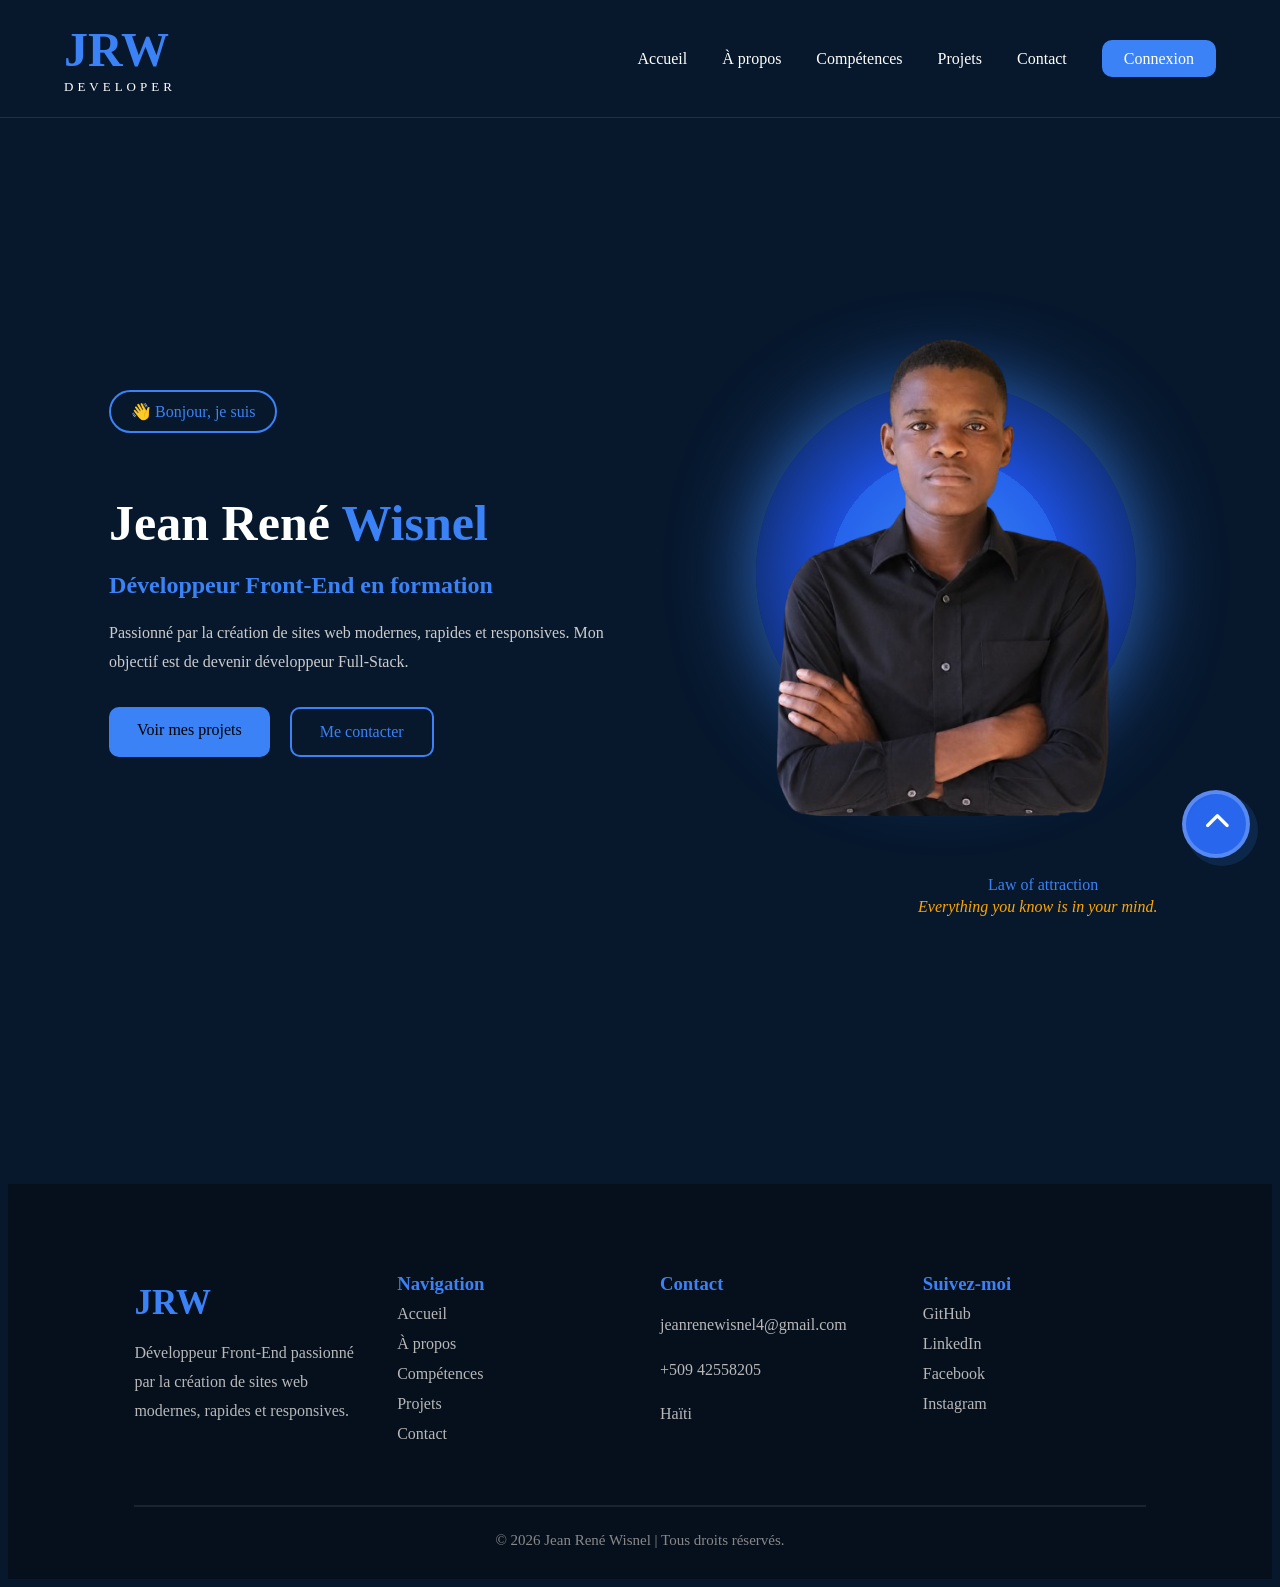
<file: index.html>
<!DOCTYPE html>
<html lang="en">
<head>
    <meta charset="UTF-8">
    <meta name="viewport" content="width=device-width, initial-scale=1.0">
    <link rel="stylesheet" href="https://cdnjs.cloudflare.com/ajax/libs/font-awesome/6.7.2/css/all.min.css">
    <link rel="stylesheet" href="style.css">
    <script src="script.js"></script>
    <title>JRW-Portfolio</title>
</head>
<body>


    <header>
    <nav class="navbar">

    <div class="logo">
        <h1>JRW</h1>
        <span>DEVELOPER</span>
    </div>

    <div class="menu-toggle" id="menu-toggle">
        <i class="fas fa-bars"></i>
    </div>

    <ul class="nav-links" id="nav-links">
        <li><a href="index.html">Accueil</a></li>
        <li><a href="about.html">À propos</a></li>
        <li><a href="skills.html">Compétences</a></li>
        <li><a href="projects.html">Projets</a></li>
        <li><a href="contact.html">Contact</a></li>

        <li>
            <a href="login.html" class="login-btn">
                Connexion
            </a>
        </li>
    </ul>

</nav>
</header>

    <!-- HERO SECTION -->
<section class="hero">

    <div class="hero-text">

        <span class="badge">👋 Bonjour, je suis</span>

        <h1>Jean René <span>Wisnel</span></h1>

        <h2>Développeur Front-End en formation</h2>

        <p>
            Passionné par la création de sites web modernes,
            rapides et responsives.
            Mon objectif est de devenir développeur Full-Stack.
        </p>

        <div class="hero-buttons">
            <a href="projects.html" class="btn-primary">Voir mes projets</a>
            <a href="contact.html" class="btn-secondary">Me contacter</a>
        </div>

    </div>

    <div class="hero-image">
    <div class="circle"></div>

    <img src="jre.png" alt="Jean René Wisnel">

</div>
</section>


    <div >
                <i class="i-img">
                    Everything you know is in your mind.</i>
    </div>
<div>
                        <span class="i-span">Law of attraction</span>
        
</div>
<footer class="footer">
  <a href="#top" class="back-top">
    <i class="fa-solid fa-chevron-up"></i>
</a>


    <div class="footer-container">

        <div class="footer-logo">
            <h2>JRW</h2>
            <p>Développeur Front-End passionné par la création de sites web modernes, rapides et responsives.</p>
        </div>

        <div class="footer-links">
            <h3>Navigation</h3>
            <a href="index.html">Accueil</a>
            <a href="about.html">À propos</a>
            <a href="skills.html">Compétences</a>
            <a href="projects.html">Projets</a>
            <a href="contact.html">Contact</a>
        </div>

        <div class="footer-contact">
            <h3>Contact</h3>
            <p> jeanrenewisnel4@gmail.com</p>
            <p> +509 42558205</p>
            <p> Haïti</p>
        </div>

        <div class="footer-social">
            <h3>Suivez-moi</h3>

            <a href="#"> GitHub</a>
            <a href="#"> LinkedIn</a>
            <a href="#"> Facebook</a>
            <a href="#"> Instagram</a>

        </div>

    </div>

    <hr>

    <div class="copyright">
        © 2026 Jean René Wisnel | Tous droits réservés.
    </div>

</footer>
</body>
</html>
</file>
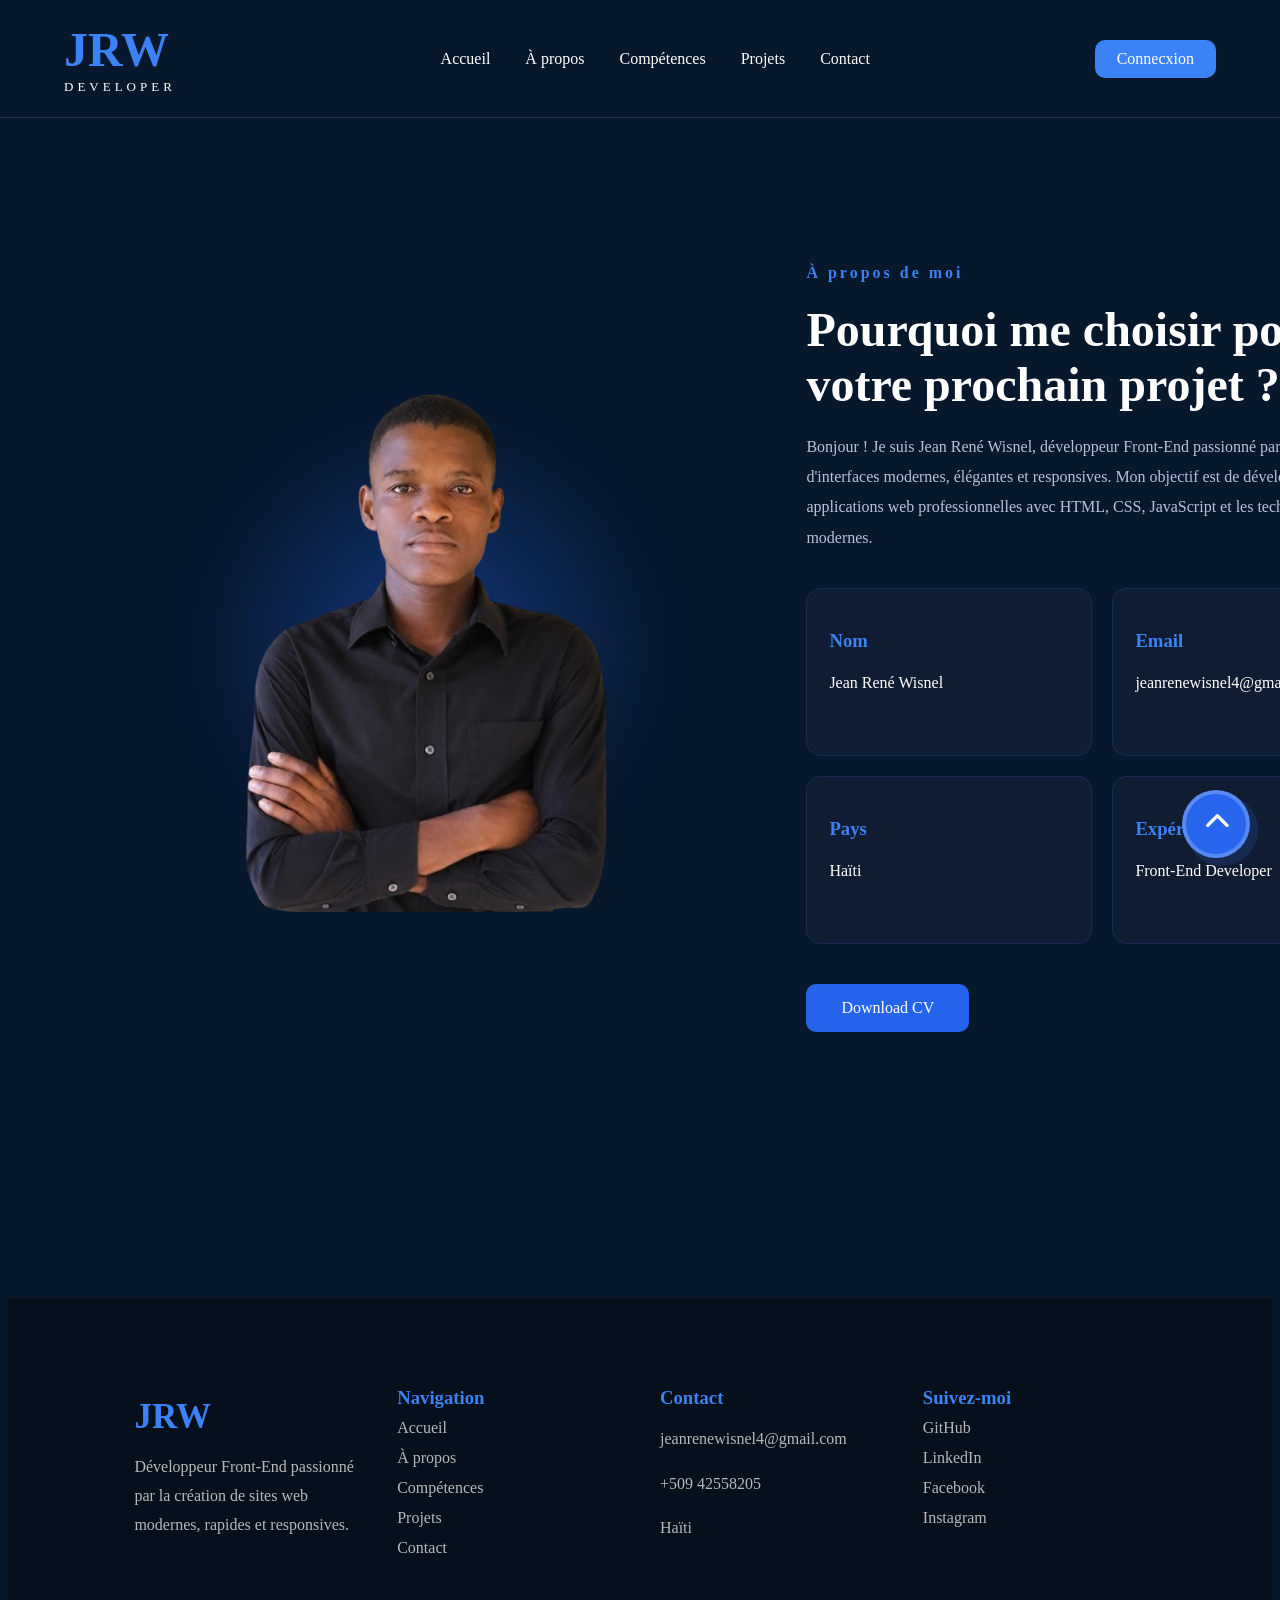
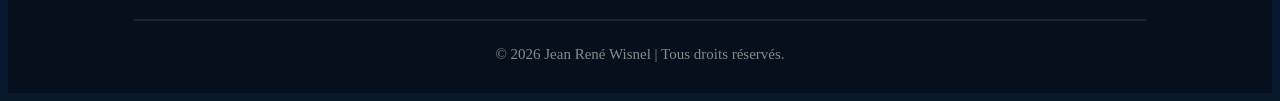
<file: about.html>
<!DOCTYPE html>
<html lang="en">
<head>
    <meta charset="UTF-8">
    <meta name="viewport" content="width=device-width, initial-scale=1.0">
    <link rel="stylesheet" href="https://cdnjs.cloudflare.com/ajax/libs/font-awesome/6.7.2/css/all.min.css">
    <link rel="stylesheet" href="style.css">
    <title>À propos</title>
</head>
<body>
<header>
    <nav class="navbar">

        <div class="logo">
            <h1>JRW</h1>
            <span>DEVELOPER</span>
        </div>

        <ul class="nav-links">
            <li><a href="index.html">Accueil</a></li>
            <li><a href="about.html">À propos</a></li>
            <li><a href="skills.html">Compétences</a></li>
            <li><a href="projects.html">Projets</a></li>
            <li><a href="contact.html">Contact</a></li>
        </ul>

        <div class="nav-right">
            <a href="login.html" class="login-btn">
                Connecxion
            </a>
        </div>

    </nav>
</header>

    <section class="about" id="about">

    <div class="about-img">

        <div class="about-circle"></div>

        <img src="jre.png" alt="Jean René Wisnel">

    </div>

    <div class="about-content">

        <span class="subtitle">À propos de moi</span>

        <h2>Pourquoi me choisir pour votre prochain projet ?</h2>

        <p>
            Bonjour ! Je suis Jean René Wisnel, développeur Front-End
            passionné par la création d'interfaces modernes, élégantes et
            responsives. Mon objectif est de développer des applications web
            professionnelles avec HTML, CSS, JavaScript et les technologies
            modernes.
        </p>

        <div class="about-grid">

            <div class="box">
                <h3>Nom</h3>
                <p>Jean René Wisnel</p>
            </div>

            <div class="box">
                <h3>Email</h3>
                <p>jeanrenewisnel4@gmail.com</p>
            </div>

            <div class="box">
                <h3>Pays</h3>
                <p>Haïti</p>
            </div>

            <div class="box">
                <h3>Expérience</h3>
                <p>Front-End Developer</p>
            </div>

        </div>

        <a href="JRWcv.pdf" class="about-btn">
            Download CV
        </a>

    </div>

</section>

<footer class="footer">
  <a href="#top" class="back-top">
    <i class="fa-solid fa-chevron-up"></i>
</a>


    <div class="footer-container">

        <div class="footer-logo">
            <h2>JRW</h2>
            <p>Développeur Front-End passionné par la création de sites web modernes, rapides et responsives.</p>
        </div>

        <div class="footer-links">
            <h3>Navigation</h3>
            <a href="index.html">Accueil</a>
            <a href="about.html">À propos</a>
            <a href="skills.html">Compétences</a>
            <a href="projects.html">Projets</a>
            <a href="contact.html">Contact</a>
        </div>

        <div class="footer-contact">
            <h3>Contact</h3>
            <p> jeanrenewisnel4@gmail.com</p>
            <p> +509 42558205</p>
            <p> Haïti</p>
        </div>

        <div class="footer-social">
            <h3>Suivez-moi</h3>

            <a href="#"> GitHub</a>
            <a href="#"> LinkedIn</a>
            <a href="#"> Facebook</a>
            <a href="#"> Instagram</a>

        </div>

    </div>

    <hr>

    <div class="copyright">
        © 2026 Jean René Wisnel | Tous droits réservés.
    </div>

</footer>
</body>
</html>
</file>
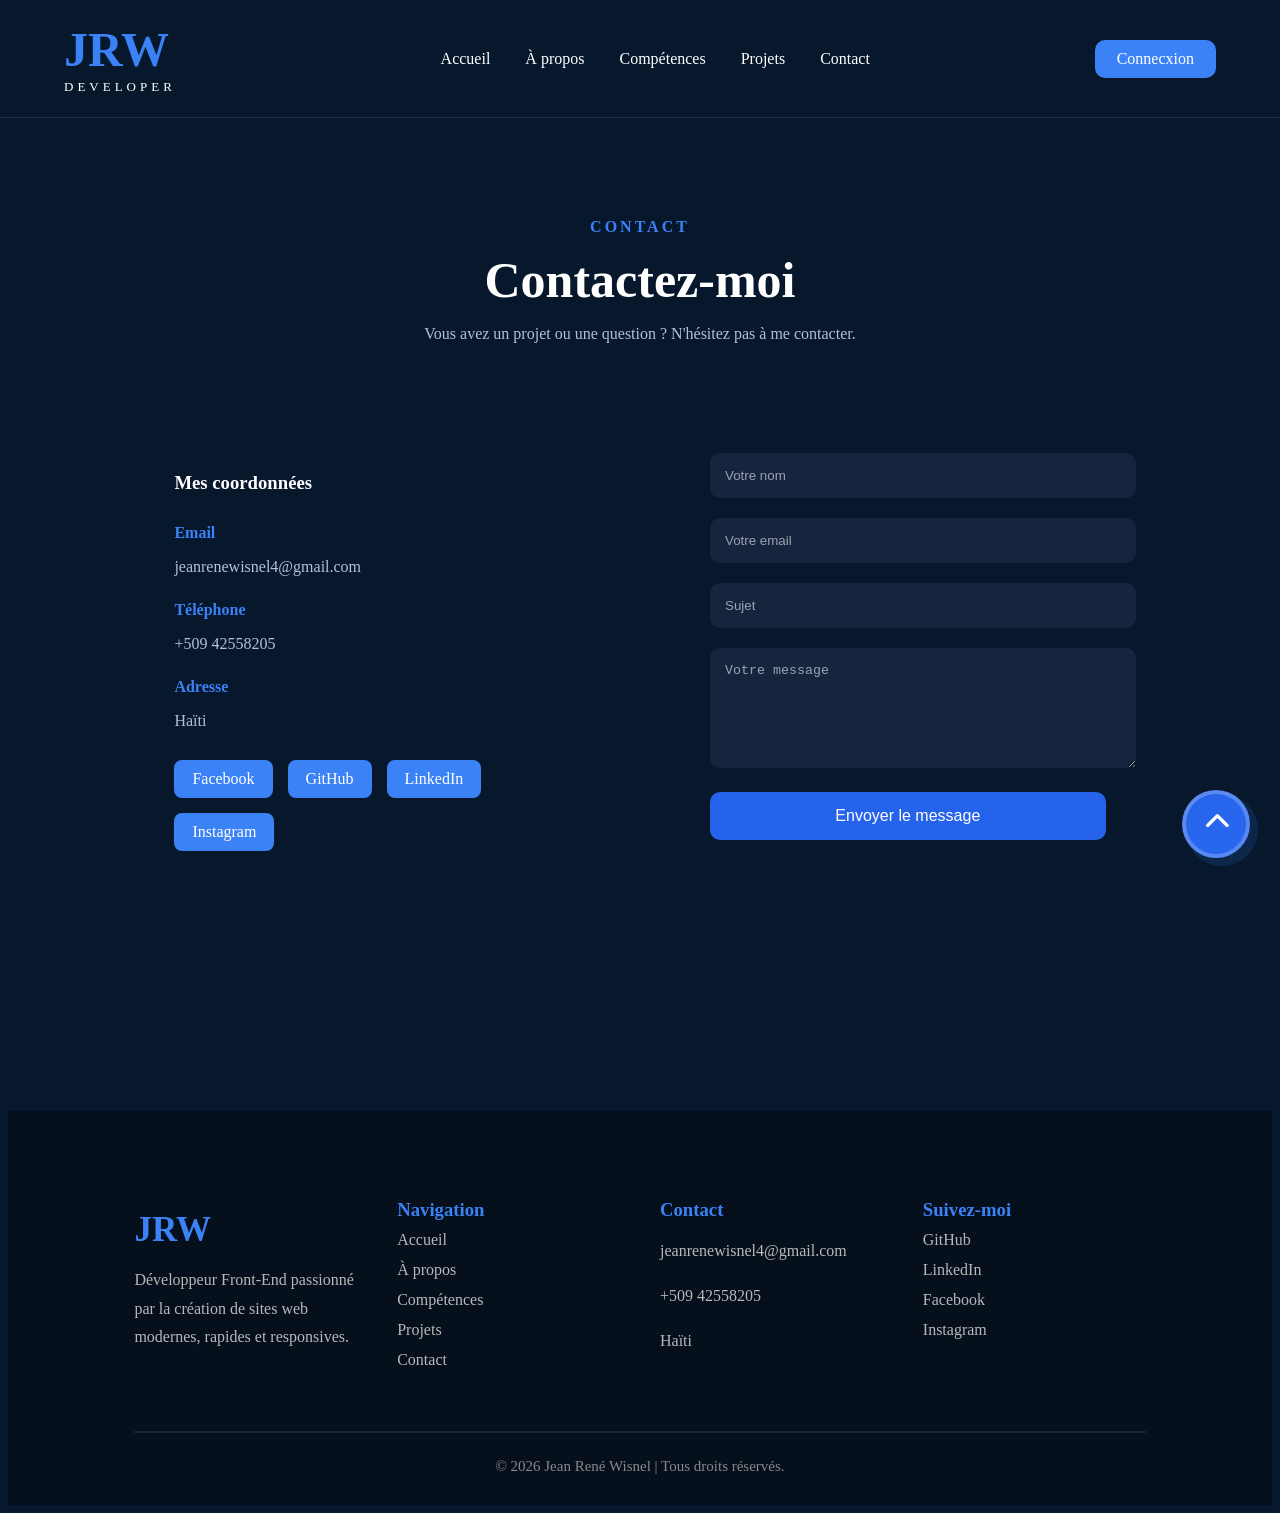
<file: contact.html>
<!DOCTYPE html>
<html lang="en">
<head>
    <meta charset="UTF-8">
    <meta name="viewport" content="width=device-width, initial-scale=1.0">
    <link rel="stylesheet" href="https://cdnjs.cloudflare.com/ajax/libs/font-awesome/6.7.2/css/all.min.css">
    <link rel="stylesheet" href="style.css">
    <title>Contact</title>
</head>
<body>
<header>
    <nav class="navbar">

        <div class="logo">
            <h1>JRW</h1>
            <span>DEVELOPER</span>
        </div>

        <ul class="nav-links">
            <li><a href="index.html">Accueil</a></li>
            <li><a href="about.html">À propos</a></li>
            <li><a href="skills.html">Compétences</a></li>
            <li><a href="projects.html">Projets</a></li>
            <li><a href="contact.html">Contact</a></li>
        </ul>

        <div class="nav-right">
            <a href="login.html" class="login-btn">
                Connecxion
            </a>
        </div>

    </nav>
</header>

    <section class="contact" id="contact">

    <div class="contact-title">
        <span>CONTACT</span>
        <h2>Contactez-moi</h2>
        <p>
            Vous avez un projet ou une question ?
            N'hésitez pas à me contacter.
        </p>
    </div>

    <div class="contact-container">

        <!-- Informations -->

        <div class="contact-info">

            <h3>Mes coordonnées</h3>

            <div class="info">
                <h4> Email</h4>
                <p>jeanrenewisnel4@gmail.com</p>
            </div>

            <div class="info">
                <h4> Téléphone</h4>
                <p>+509 42558205</p>
            </div>

            <div class="info">
                <h4> Adresse</h4>
                <p>Haïti</p>
            </div>

            <div class="socials">
                <a href="#">Facebook</a>
                <a href="#">GitHub</a>
                <a href="#">LinkedIn</a>
                <a href="#">Instagram</a>
            </div>

        </div>

        <!-- Formulaire -->

        <form class="contact-form">

            <input type="text" placeholder="Votre nom" required>

            <input type="email" placeholder="Votre email" required>

            <input type="text" placeholder="Sujet">

            <textarea rows="6" placeholder="Votre message"></textarea>

            <button type="submit">
                Envoyer le message
            </button>

        </form>

    </div>

</section>

<footer class="footer">
  <a href="#top" class="back-top">
    <i class="fa-solid fa-chevron-up"></i>
</a>


    <div class="footer-container">

        <div class="footer-logo">
            <h2>JRW</h2>
            <p>Développeur Front-End passionné par la création de sites web modernes, rapides et responsives.</p>
        </div>

        <div class="footer-links">
            <h3>Navigation</h3>
            <a href="index.html">Accueil</a>
            <a href="about.html">À propos</a>
            <a href="skills.html">Compétences</a>
            <a href="projects.html">Projets</a>
            <a href="contact.html">Contact</a>
        </div>

        <div class="footer-contact">
            <h3>Contact</h3>
            <p> jeanrenewisnel4@gmail.com</p>
            <p> +509 42558205</p>
            <p> Haïti</p>
        </div>

        <div class="footer-social">
            <h3>Suivez-moi</h3>

            <a href="#"> GitHub</a>
            <a href="#"> LinkedIn</a>
            <a href="#"> Facebook</a>
            <a href="#"> Instagram</a>

        </div>

    </div>

    <hr>

    <div class="copyright">
        © 2026 Jean René Wisnel | Tous droits réservés.
    </div>

</footer>
</body>
</html>
</file>
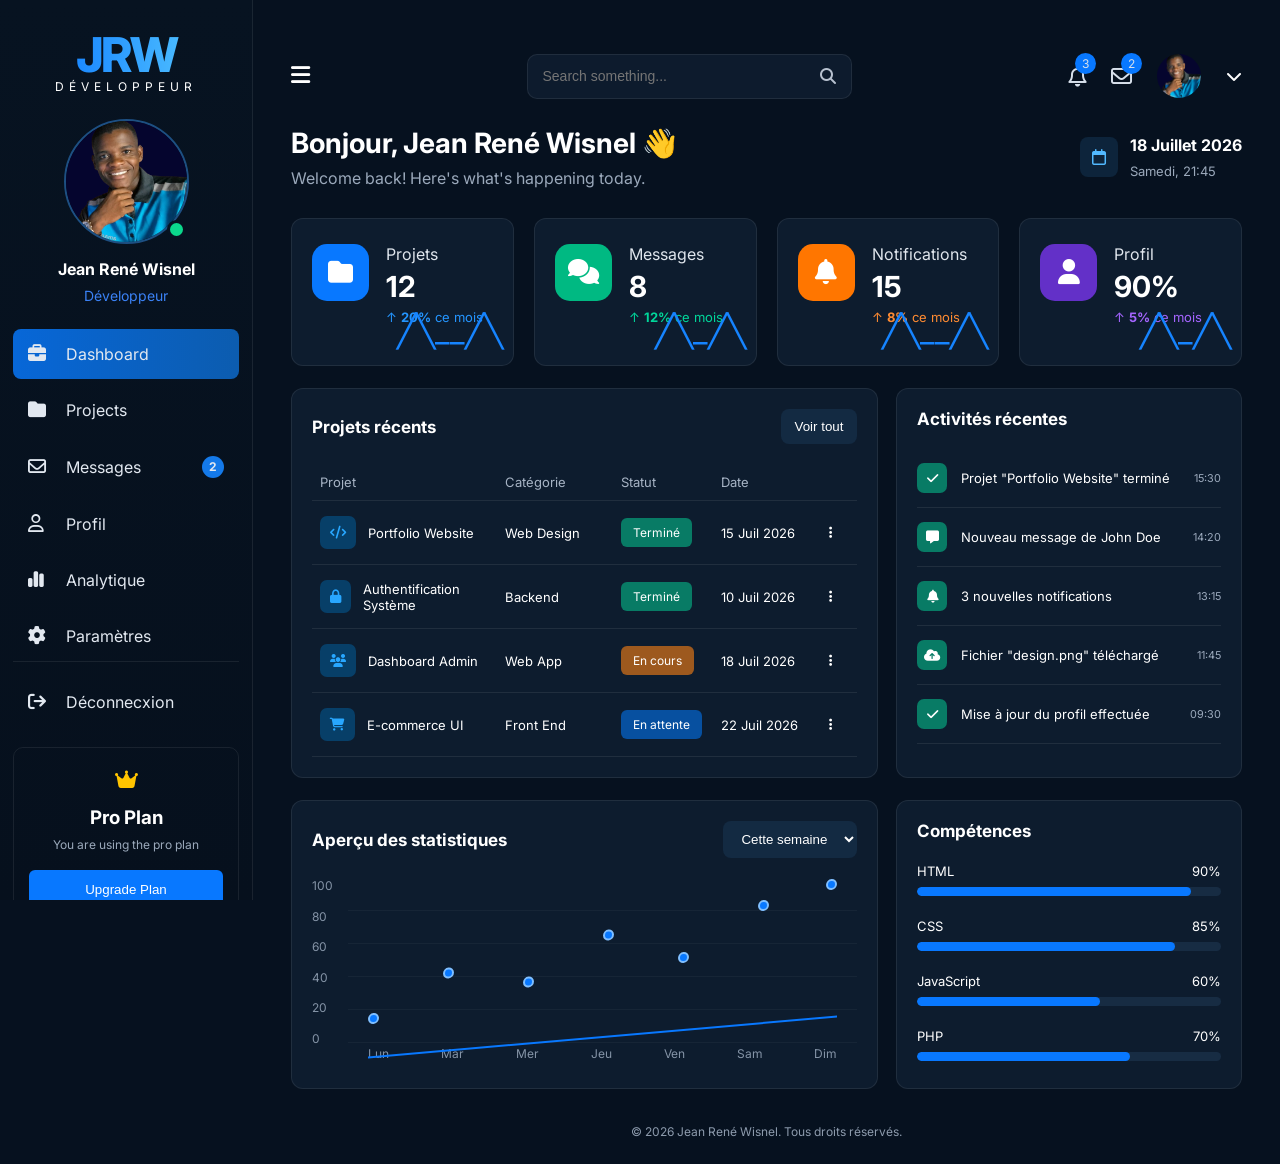
<file: dashboard.html>
<!DOCTYPE html>
<html lang="fr">

<head>
    <meta charset="UTF-8">
    <meta name="viewport" content="width=device-width, initial-scale=1.0">

    <title>JRW Developer Dashboard</title>
    <script src="script.js"></script>
    <link rel="stylesheet" href="dashboard.css">

    <!-- Font Awesome -->
    <link rel="stylesheet"
        href="https://cdnjs.cloudflare.com/ajax/libs/font-awesome/6.5.2/css/all.min.css">

    <!-- Google Font -->
    <link href="https://fonts.googleapis.com/css2?family=Inter:wght@400;500;600;700;800&display=swap"
        rel="stylesheet">
</head>

<body>
<button class="menu-btn">
    <i class="fas fa-bars"></i>
</button>
    <div class="dashboard">

        <!-- ================= SIDEBAR ================= -->

        <aside class="sidebar">

            <div class="logo">
                <h1>JRW</h1>
                <span>DÉVELOPPEUR</span>
            </div>

            <div class="profile">

                <div class="profile-image">
                    <img src="r.png" alt="Jean René Wisnel">
                    <span class="online"></span>
                </div>

                <h3>Jean René Wisnel</h3>
                <p>Développeur</p>

            </div>

            <nav class="navigation">

                <a href="#" class="active">
                    <i class="fa-solid fa-briefcase"></i>
                    <span>Dashboard</span>
                </a>

                <a href="#">

                    <i class="fa-solid fa-folder"></i>
                    <span>Projects</span>
                </a>

                <a href="#">
                    <i class="fa-regular fa-envelope"></i>
                    <span>Messages</span>
                    <b>2</b>
                </a>

                <a href="#">
                    <i class="fa-regular fa-user"></i>
                    <span>Profil</span>
                </a>

                <a href="#">
                    <i class="fa-solid fa-chart-simple"></i>
                    <span>Analytique</span>
                </a>

                <a href="#">
                    <i class="fa-solid fa-gear"></i>
                    <span>Paramètres</span>
                </a>

            </nav>

            <div class="logout">
                <a href="logout.html">
                    <i class="fa-solid fa-arrow-right-from-bracket"></i>
                    <span>Déconnecxion</span>
                </a>
            </div>

            <div class="pro-card">

                <i class="fa-solid fa-crown"></i>

                <h3>Pro Plan</h3>

                <p>You are using the pro plan</p>

                <button>Upgrade Plan</button>

            </div>

        </aside>


        <!-- ================= MAIN CONTENT ================= -->

        <main class="main-content">

            <!-- HEADER -->

            <header class="top-header">

                <button class="menu-btn">
                    <i class="fa-solid fa-bars"></i>
                </button>

                <div class="search-box">

                    <input type="text" placeholder="Search something...">

                    <i class="fa-solid fa-magnifying-glass"></i>

                </div>

                <div class="header-right">

                    <div class="notification">
                        <i class="fa-regular fa-bell"></i>
                        <span>3</span>
                    </div>

                    <div class="notification">
                        <i class="fa-regular fa-envelope"></i>
                        <span>2</span>
                    </div>

                    <img src="r.png" alt="Profile">

                    <i class="fa-solid fa-chevron-down"></i>

                </div>

            </header>


            <!-- WELCOME -->

            <section class="welcome">

                <div>

                    <h1>
                        Bonjour, Jean René Wisnel
                        <span>👋</span>
                    </h1>

                    <p>Welcome back! Here's what's happening today.</p>

                </div>

                <div class="date">

                    <i class="fa-regular fa-calendar"></i>

                    <div>
                        <strong>18 Juillet 2026</strong>
                        <span>Samedi, 21:45</span>
                    </div>

                </div>

            </section>


            <!-- STATISTICS CARDS -->

            <section class="stats">

                <div class="stat-card blue">

                    <div class="stat-icon">
                        <i class="fa-solid fa-folder"></i>
                    </div>

                    <div class="stat-info">
                        <span>Projets</span>
                        <h2>12</h2>
                        <p>↑ <strong>20%</strong> ce mois</p>
                    </div>

                    <div class="mini-chart">
                        ╱╲__╱╲
                    </div>

                </div>


                <div class="stat-card green">

                    <div class="stat-icon">
                        <i class="fa-solid fa-comments"></i>
                    </div>

                    <div class="stat-info">
                        <span>Messages</span>
                        <h2>8</h2>
                        <p>↑ <strong>12%</strong> ce mois</p>
                    </div>

                    <div class="mini-chart">
                        ╱╲_╱╲
                    </div>

                </div>


                <div class="stat-card orange">

                    <div class="stat-icon">
                        <i class="fa-solid fa-bell"></i>
                    </div>

                    <div class="stat-info">
                        <span>Notifications</span>
                        <h2>15</h2>
                        <p>↑ <strong>8%</strong> ce mois</p>
                    </div>

                    <div class="mini-chart">
                        ╱╲__╱╲
                    </div>

                </div>


                <div class="stat-card purple">

                    <div class="stat-icon">
                        <i class="fa-solid fa-user"></i>
                    </div>

                    <div class="stat-info">
                        <span>Profil</span>
                        <h2>90%</h2>
                        <p>↑ <strong>5%</strong> ce mois</p>
                    </div>

                    <div class="mini-chart">
                        ╱╲_╱╲
                    </div>

                </div>

            </section>


            <!-- PROJECTS + ACTIVITIES -->

            <section class="content-grid">

                <!-- PROJECTS -->

                <div class="panel projects-panel">

                    <div class="panel-header">

                        <h2>Projets récents</h2>

                        <button>Voir tout</button>

                    </div>

                    <div class="table-header">

                        <span>Projet</span>
                        <span>Catégorie</span>
                        <span>Statut</span>
                        <span>Date</span>
                        <span></span>

                    </div>


                    <div class="project-row">

                        <div class="project-name">
                            <i class="fa-solid fa-code"></i>
                            <span>Portfolio Website</span>
                        </div>

                        <span>Web Design</span>

                        <span class="status done">
                            Terminé
                        </span>

                        <span>15 Juil 2026</span>

                        <i class="fa-solid fa-ellipsis-vertical"></i>

                    </div>


                    <div class="project-row">

                        <div class="project-name">
                            <i class="fa-solid fa-lock"></i>
                            <span>Authentification Système</span>
                        </div>

                        <span>Backend</span>

                        <span class="status done">
                            Terminé
                        </span>

                        <span>10 Juil 2026</span>

                        <i class="fa-solid fa-ellipsis-vertical"></i>

                    </div>


                    <div class="project-row">

                        <div class="project-name">
                            <i class="fa-solid fa-users"></i>
                            <span>Dashboard Admin</span>
                        </div>

                        <span>Web App</span>

                        <span class="status progress">
                            En cours
                        </span>

                        <span>18 Juil 2026</span>

                        <i class="fa-solid fa-ellipsis-vertical"></i>

                    </div>


                    <div class="project-row">

                        <div class="project-name">
                            <i class="fa-solid fa-cart-shopping"></i>
                            <span>E-commerce UI</span>
                        </div>

                        <span>Front End</span>

                        <span class="status pending">
                            En attente
                        </span>

                        <span>22 Juil 2026</span>

                        <i class="fa-solid fa-ellipsis-vertical"></i>

                    </div>

                </div>


                <!-- ACTIVITIES -->

                <div class="panel activities-panel">

                    <div class="panel-header">

                        <h2>Activités récentes</h2>

                    </div>

                    <div class="activity">

                        <i class="fa-solid fa-check"></i>

                        <span>Projet "Portfolio Website" terminé</span>

                        <small>15:30</small>

                    </div>


                    <div class="activity">

                        <i class="fa-solid fa-message"></i>

                        <span>Nouveau message de John Doe</span>

                        <small>14:20</small>

                    </div>


                    <div class="activity">

                        <i class="fa-solid fa-bell"></i>

                        <span>3 nouvelles notifications</span>

                        <small>13:15</small>

                    </div>


                    <div class="activity">

                        <i class="fa-solid fa-cloud-arrow-up"></i>

                        <span>Fichier "design.png" téléchargé</span>

                        <small>11:45</small>

                    </div>


                    <div class="activity">

                        <i class="fa-solid fa-check"></i>

                        <span>Mise à jour du profil effectuée</span>

                        <small>09:30</small>

                    </div>

                </div>

            </section>


            <!-- BOTTOM SECTION -->

            <section class="bottom-grid">

                <!-- GRAPH -->

                <div class="panel chart-panel">

                    <div class="panel-header">

                        <h2>Aperçu des statistiques</h2>

                        <select>
                            <option>Cette semaine</option>
                            <option>Ce mois</option>
                            <option>Cette année</option>
                        </select>

                    </div>

                    <div class="chart">

                        <div class="y-axis">
                            <span>100</span>
                            <span>80</span>
                            <span>60</span>
                            <span>40</span>
                            <span>20</span>
                            <span>0</span>
                        </div>

                        <div class="graph-area">

                            <div class="line-chart">

                                <div class="point p1"></div>
                                <div class="point p2"></div>
                                <div class="point p3"></div>
                                <div class="point p4"></div>
                                <div class="point p5"></div>
                                <div class="point p6"></div>
                                <div class="point p7"></div>

                            </div>

                            <div class="days">

                                <span>Lun</span>
                                <span>Mar</span>
                                <span>Mer</span>
                                <span>Jeu</span>
                                <span>Ven</span>
                                <span>Sam</span>
                                <span>Dim</span>

                            </div>

                        </div>

                    </div>

                </div>


                <!-- SKILLS -->

                <div class="panel skills-panel">

                    <h2>Compétences</h2>


                    <div class="skill">

                        <div>
                            <span>HTML</span>
                            <strong>90%</strong>
                        </div>

                        <div class="progress-bar">
                            <span style="width:90%"></span>
                        </div>

                    </div>


                    <div class="skill">

                        <div>
                            <span>CSS</span>
                            <strong>85%</strong>
                        </div>

                        <div class="progress-bar">
                            <span style="width:85%"></span>
                        </div>

                    </div>


                    <div class="skill">

                        <div>
                            <span>JavaScript</span>
                            <strong>60%</strong>
                        </div>

                        <div class="progress-bar">
                            <span style="width:60%"></span>
                        </div>

                    </div>


                    <div class="skill">

                        <div>
                            <span>PHP</span>
                            <strong>70%</strong>
                        </div>

                        <div class="progress-bar">
                            <span style="width:70%"></span>
                        </div>

                    </div>

                </div>

            </section>


            <footer>

                © 2026 Jean René Wisnel. Tous droits réservés.

            </footer>

        </main>

    </div>

</body>

</html>
</file>
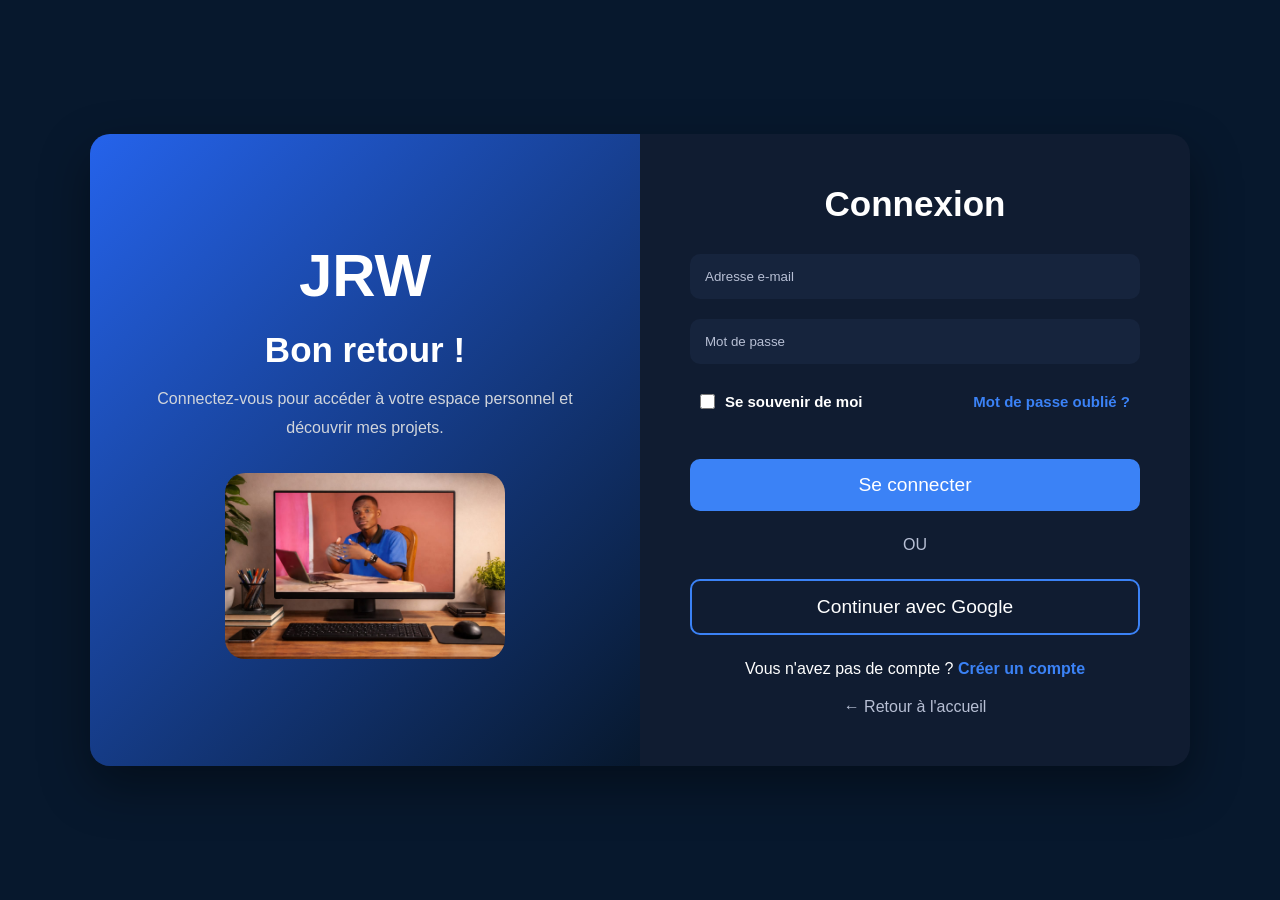
<file: login.html>
<!DOCTYPE html>
<html lang="fr">

<head>
    <meta charset="UTF-8">
    <meta name="viewport" content="width=device-width, initial-scale=1.0">
    <title>Connexion | JRW Portfolio</title>
    <link rel="stylesheet" href="login.css">
</head>

<body>

<div class="login-container">

    <div class="login-left">

        <h1>JRW</h1>

        <h2>Bon retour !</h2>

        <p>
            Connectez-vous pour accéder à votre espace personnel
            et découvrir mes projets.
        </p>

        <img src="jrw.jpeg" alt="Jean René Wisnel">

    </div>

    <div class="login-right">

        <h2>Connexion</h2>

        <form>

            <input type="email"
            placeholder="Adresse e-mail"
            required>

            <input type="password"
            placeholder="Mot de passe"
            required>

            <div class="remember-me">

                <label>
                    <input class="chekbox1" type="checkbox">
                    Se souvenir de moi
                </label>

                <a href="#">Mot de passe oublié ?</a>

            </div>

            <button type="submit">
                Se connecter
            </button>

        </form>

        <div class="separator">
            <span>OU</span>
        </div>

        <button class="google-btn">
            Continuer avec Google
        </button>

        <p class="signup-text">

            Vous n'avez pas de compte ?

            <a href="signup.html">
                Créer un compte
            </a>

        </p>

        <a href="index.html" class="back-home">
            ← Retour à l'accueil
        </a>

    </div>

</div>

</body>
</html>
</file>
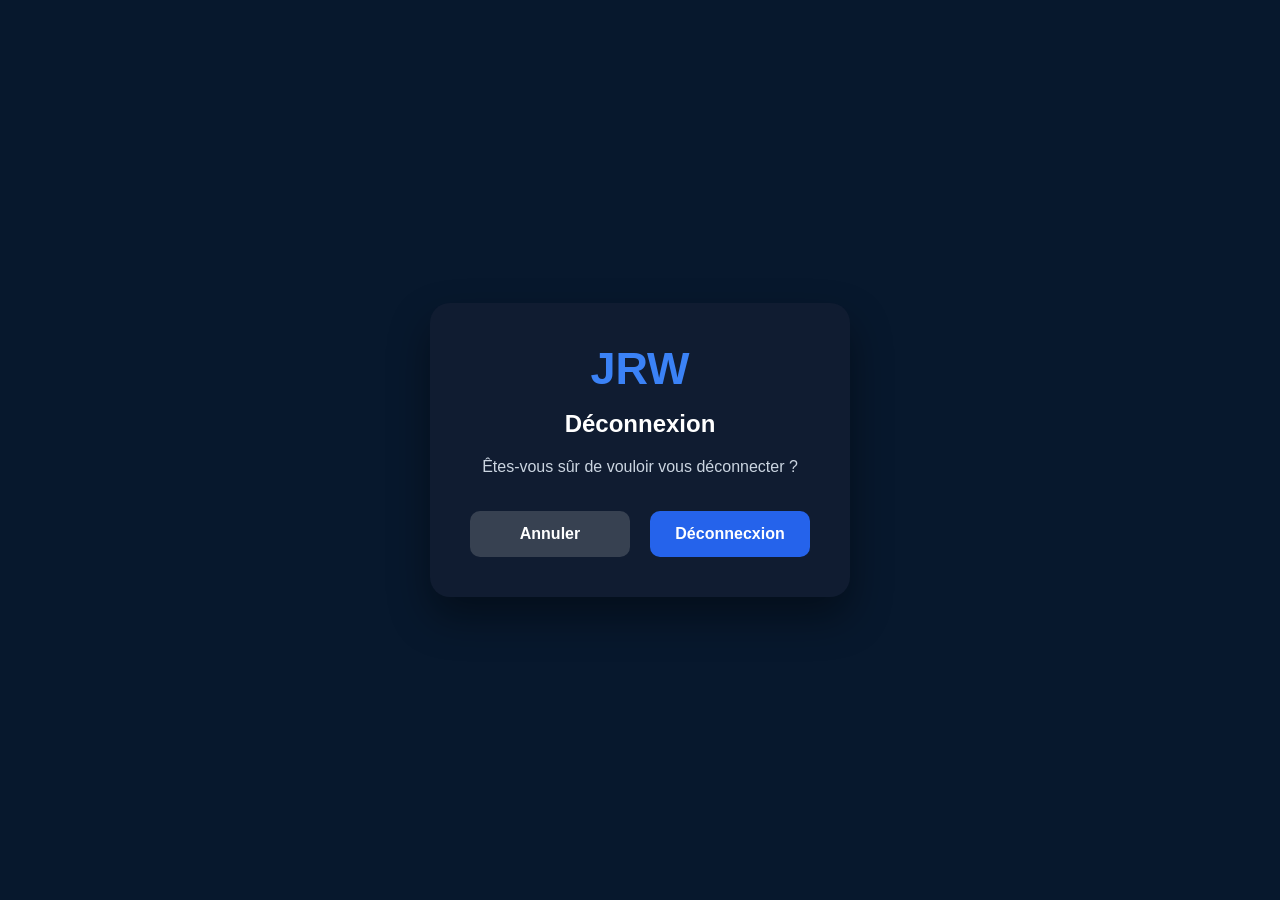
<file: logout.html>
<!DOCTYPE html>
<html lang="fr">
<head>
    <meta charset="UTF-8">
    <meta name="viewport" content="width=device-width, initial-scale=1.0">
    <title>Déconnexion | JRW Portfolio</title>
    <link rel="stylesheet" href="logout.css">
</head>
<body>

<div class="logout-container">

    <div class="logout-box">

        <h1>JRW</h1>

        <h2>Déconnexion</h2>

        <p>
            Êtes-vous sûr de vouloir vous déconnecter ?
        </p>

        <div class="buttons">

            <a href="dashboard.html" class="cancel">
                Annuler
            </a>

            <a href="login.html" class="logout">
                Déconnecxion
            </a>

        </div>

    </div>

</div>

</body>
</html>
</file>
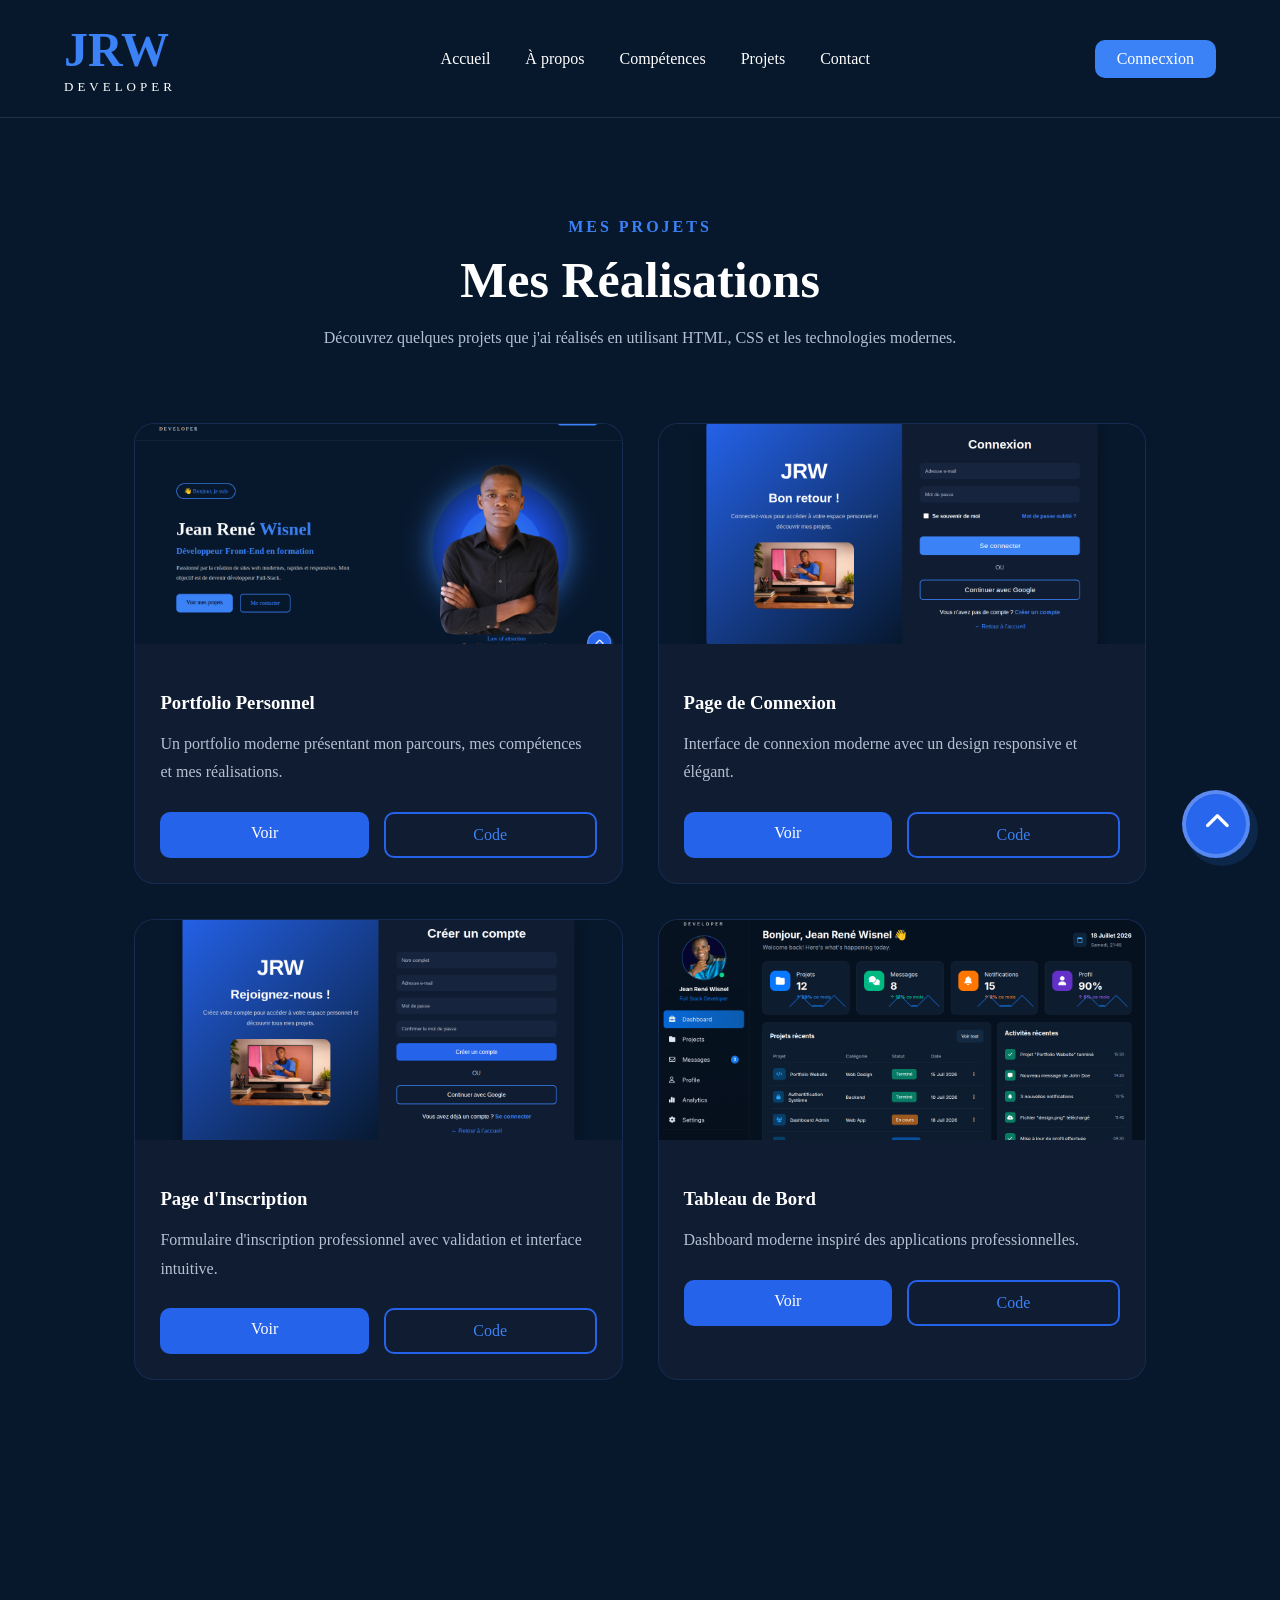
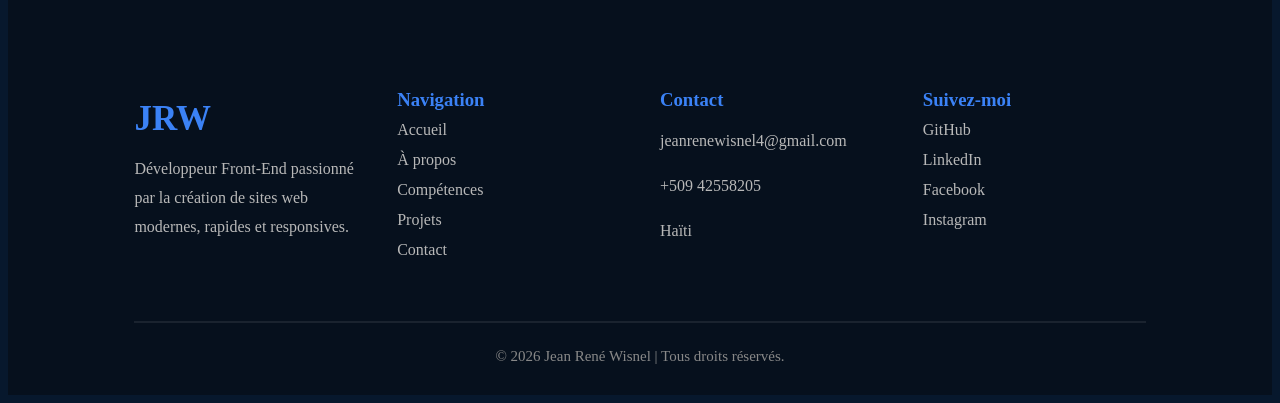
<file: projects.html>
<!DOCTYPE html>
<html lang="en">
<head>
    <meta charset="UTF-8">
    <meta name="viewport" content="width=device-width, initial-scale=1.0">
    <link rel="stylesheet" href="https://cdnjs.cloudflare.com/ajax/libs/font-awesome/6.7.2/css/all.min.css">
    <link rel="stylesheet" href="style.css">
    <title>Projects</title>
</head>
<body>
<header>
    <nav class="navbar">

        <div class="logo">
            <h1>JRW</h1>
            <span>DEVELOPER</span>
        </div>

        <ul class="nav-links">
            <li><a href="index.html">Accueil</a></li>
            <li><a href="about.html">À propos</a></li>
            <li><a href="skills.html">Compétences</a></li>
            <li><a href="projects.html">Projets</a></li>
            <li><a href="contact.html">Contact</a></li>
        </ul>

<div class="nav-right">
            <a href="login.html" class="login-btn">
                Connecxion
            </a>
        </div>
    </nav>
</header>
<section class="projects" id="projects">

    <div class="projects-title">
        <span>MES PROJETS</span>
        <h2>Mes Réalisations</h2>
        <p>
            Découvrez quelques projets que j'ai réalisés en utilisant
            HTML, CSS et les technologies modernes.
        </p>
    </div>

    <div class="projects-container">

        <div class="project-card">
            <img src="portfolio.png" alt="Portfolio">

            <div class="project-content">
                <h3>Portfolio Personnel</h3>

                <p>
                    Un portfolio moderne présentant mon parcours,
                    mes compétences et mes réalisations.
                </p>

                <div class="buttons">
                    <a href="index.html" class="btn-view">Voir</a>
                    <a href="#" class="btn-code">Code</a>
                </div>

            </div>

        </div>

        <div class="project-card">
            <img src="login.png" alt="Login">

            <div class="project-content">
                <h3>Page de Connexion</h3>

                <p>
                    Interface de connexion moderne avec un design
                    responsive et élégant.
                </p>

                <div class="buttons">
                    <a href="login.html" class="btn-view">Voir</a>
                    <a href="#" class="btn-code">Code</a>
                </div>

            </div>

        </div>

        <div class="project-card">
            <img src="signup.png" alt="Signup">

            <div class="project-content">
                <h3>Page d'Inscription</h3>

                <p>
                    Formulaire d'inscription professionnel avec
                    validation et interface intuitive.
                </p>

                <div class="buttons">
                    <a href="signup.html" class="btn-view">Voir</a>
                    <a href="#" class="btn-code">Code</a>
                </div>

            </div>

        </div>

        <div class="project-card">
            <img src="dashboard.png" alt="Dashboard">

            <div class="project-content">
                <h3>Tableau de Bord</h3>

                <p>
                    Dashboard moderne inspiré des applications
                    professionnelles.
                </p>

                <div class="buttons">
                    <a href="dashboard.html" class="btn-view">Voir</a>
                    <a href="#" class="btn-code">Code</a>
                </div>

            </div>

        </div>

    </div>

</section>

<footer class="footer">
  <a href="#top" class="back-top">
    <i class="fa-solid fa-chevron-up"></i>
</a>


    <div class="footer-container">

        <div class="footer-logo">
            <h2>JRW</h2>
            <p>Développeur Front-End passionné par la création de sites web modernes, rapides et responsives.</p>
        </div>

        <div class="footer-links">
            <h3>Navigation</h3>
            <a href="index.html">Accueil</a>
            <a href="about.html">À propos</a>
            <a href="skills.html">Compétences</a>
            <a href="projects.html">Projets</a>
            <a href="contact.html">Contact</a>
        </div>

        <div class="footer-contact">
            <h3>Contact</h3>
            <p> jeanrenewisnel4@gmail.com</p>
            <p> +509 42558205</p>
            <p> Haïti</p>
        </div>

        <div class="footer-social">
            <h3>Suivez-moi</h3>

            <a href="#"> GitHub</a>
            <a href="#"> LinkedIn</a>
            <a href="#"> Facebook</a>
            <a href="#"> Instagram</a>

        </div>

    </div>

    <hr>

    <div class="copyright">
        © 2026 Jean René Wisnel | Tous droits réservés.
    </div>

</footer>
</body>
</html>
</file>
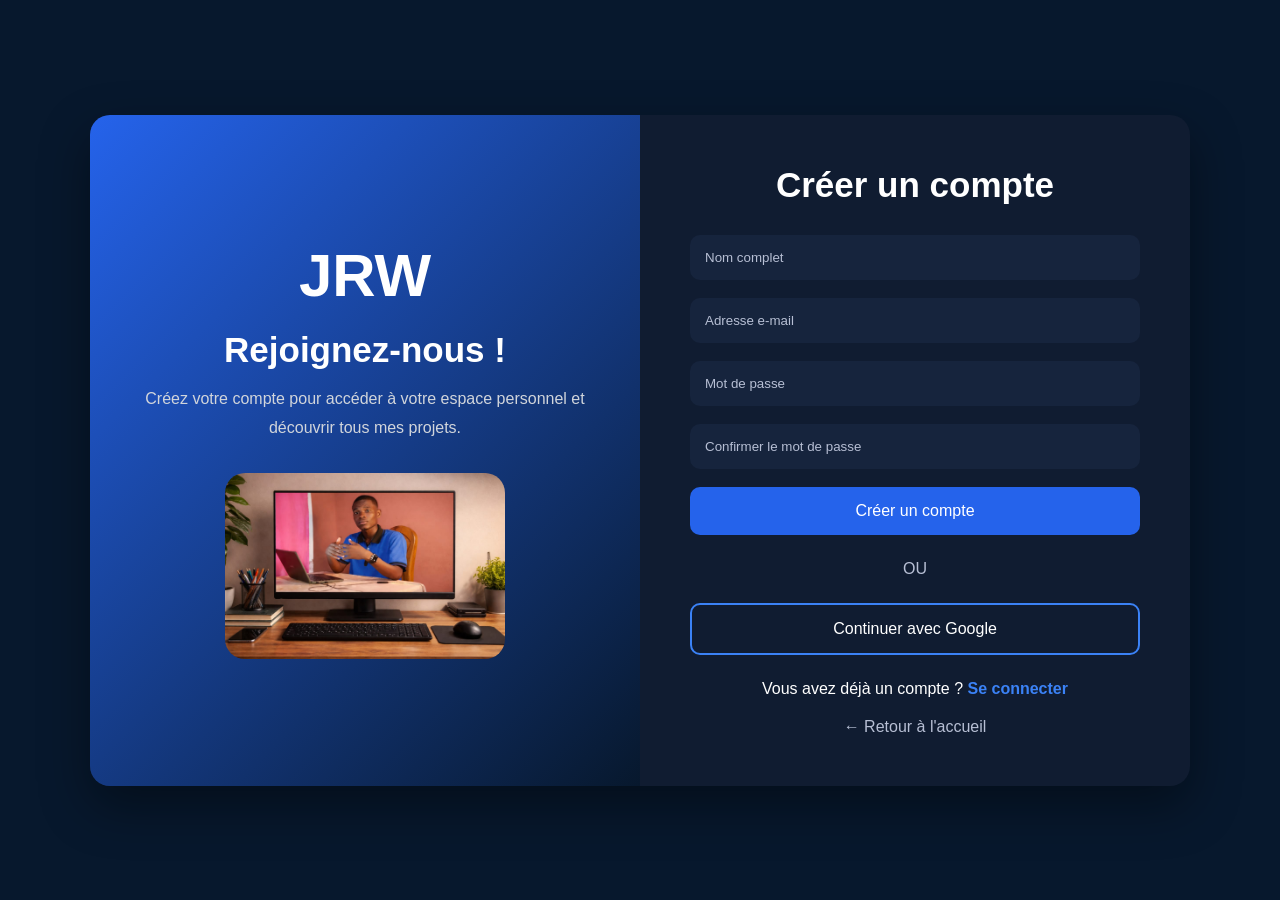
<file: signup.html>
<!DOCTYPE html>
<html lang="fr">

<head>
    <meta charset="UTF-8">
    <meta name="viewport" content="width=device-width, initial-scale=1.0">
    <title>Inscription | JRW Portfolio</title>
    <link rel="stylesheet" href="signup.css">
</head>

<body>

<div class="signup-container">

    <!-- LEFT -->

    <div class="signup-left">

        <h1>JRW</h1>

        <h2>Rejoignez-nous !</h2>

        <p>
            Créez votre compte pour accéder à votre espace personnel
            et découvrir tous mes projets.
        </p>

        <img src="jrw.jpeg" alt="Jean René Wisnel">

    </div>

    <!-- RIGHT -->

    <div class="signup-right">

        <h2>Créer un compte</h2>

        <form>

            <input type="text"
            placeholder="Nom complet"
            required>

            <input type="email"
            placeholder="Adresse e-mail"
            required>

            <input type="password"
            placeholder="Mot de passe"
            required>

            <input type="password"
            placeholder="Confirmer le mot de passe"
            required>

            <button type="submit">
                Créer un compte
            </button>

        </form>

        <div class="separator">
            <span>OU</span>
        </div>

        <button class="google-btn">
            Continuer avec Google
        </button>

        <p class="login-text">

            Vous avez déjà un compte ?

            <a href="login.html">
                Se connecter
            </a>

        </p>

        <a href="index.html" class="back-home">
            ← Retour à l'accueil
        </a>

    </div>

</div>

</body>
</html>
</file>
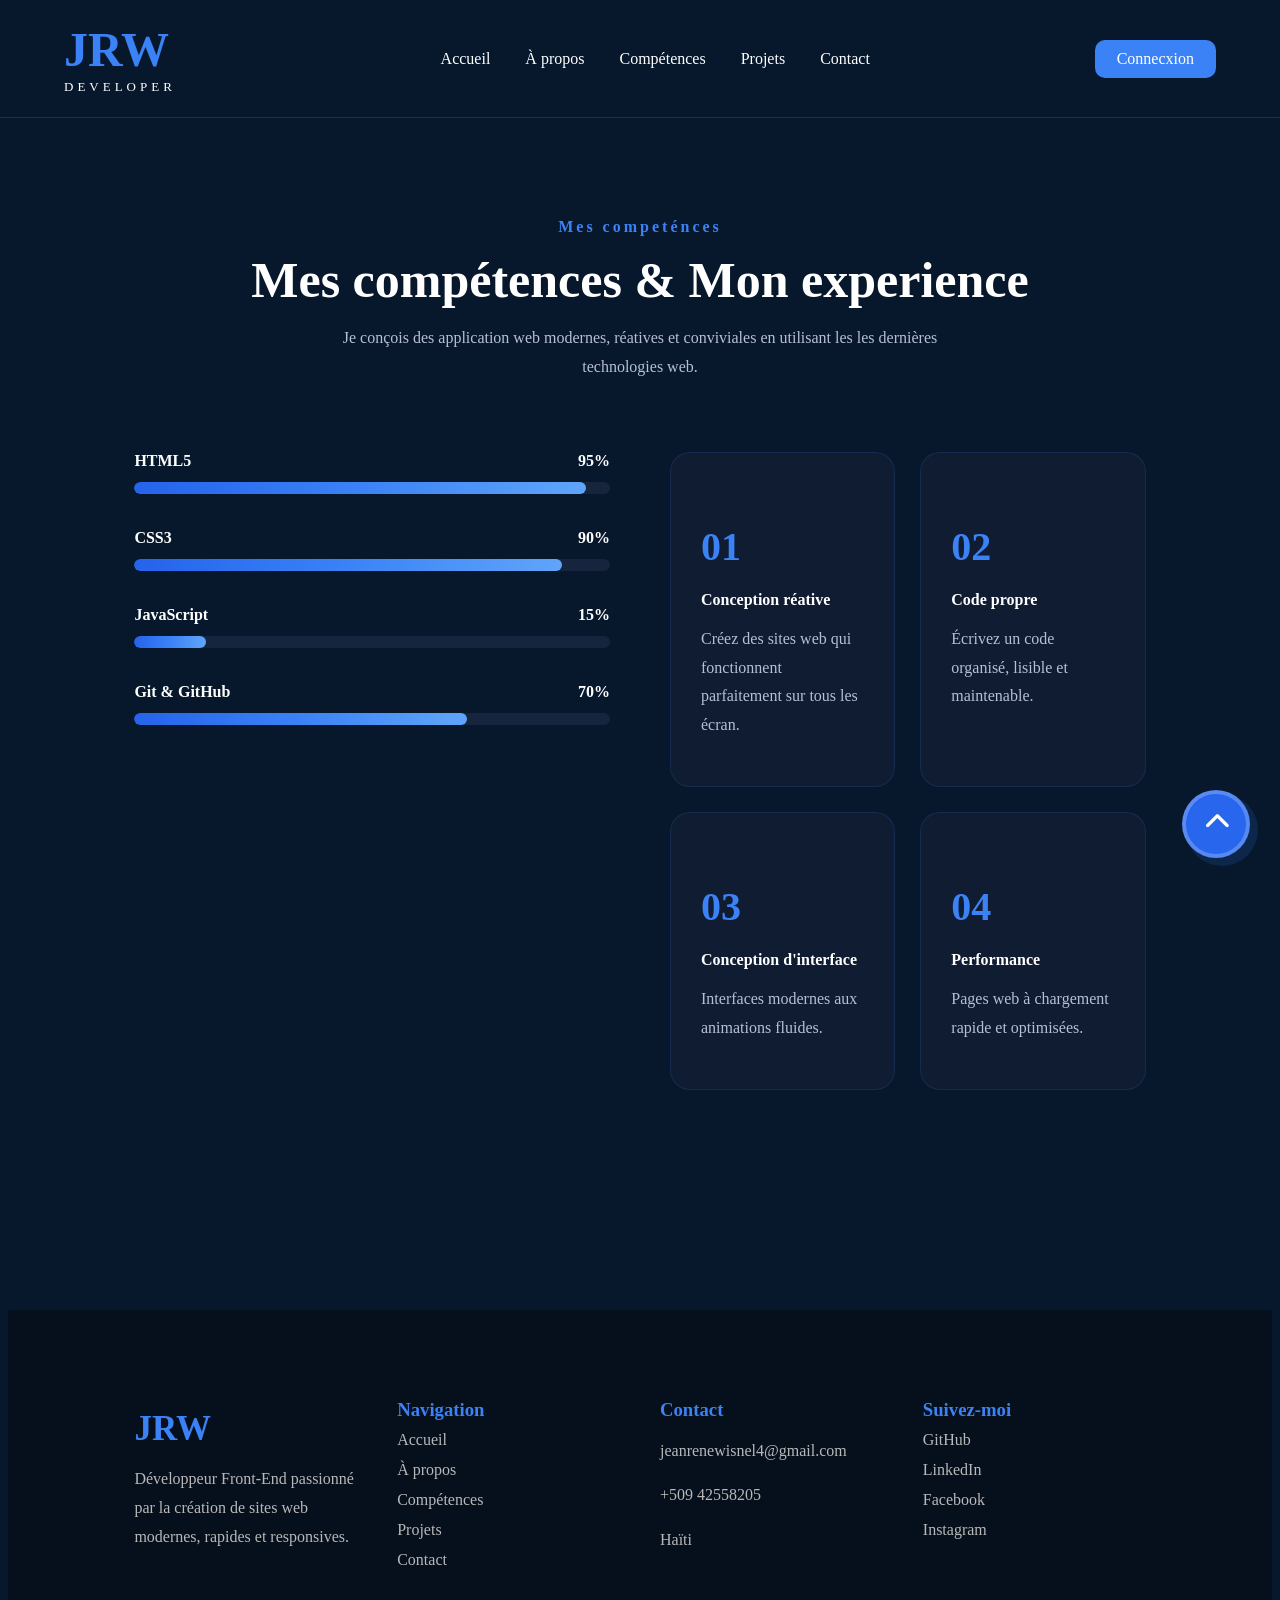
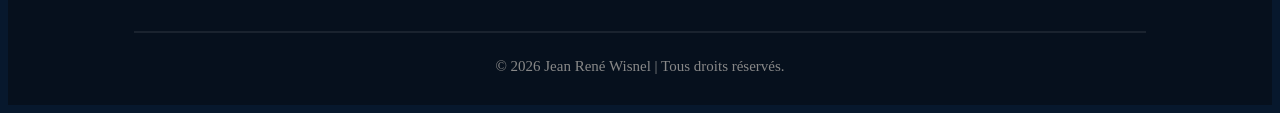
<file: skills.html>
<!DOCTYPE html>
<html lang="fr">
<head>
    <meta charset="UTF-8">
    <meta name="viewport" content="width=device-width, initial-scale=1.0">
    <link rel="stylesheet" href="https://cdnjs.cloudflare.com/ajax/libs/font-awesome/6.7.2/css/all.min.css">
    <link rel="stylesheet" href="style.css">
    <title>Conpétences</title>
</head>
<body>
 <header>
    <nav class="navbar">

        <div class="logo">
            <h1>JRW</h1>
            <span>DEVELOPER</span>
        </div>

        <ul class="nav-links">
            <li><a href="index.html">Accueil</a></li>
            <li><a href="about.html">À propos</a></li>
            <li><a href="skills.html">Compétences</a></li>
            <li><a href="projects.html">Projets</a></li>
            <li><a href="contact.html">Contact</a></li>
        </ul>

        <div class="nav-right">
            <a href="login.html" class="login-btn">
                Connecxion
            </a>
        </div>
    </nav>
</header>

    <section class="skills" id="skills">

    <div class="skills-heading">
        <span>Mes competénces</span>
        <h2>Mes compétences & Mon experience</h2>
        <p>
            Je conçois des application web modernes, réatives et conviviales en utilisant les 
            les dernières technologies web.
        </p>
    </div>

    <div class="skills-content">

        <!-- LEFT -->
        <div class="skills-left">

            <div class="skill">
                <div class="skill-info">
                    <span>HTML5</span>
                    <span>95%</span>
                </div>

                <div class="bar">
                    <div class="progress html"></div>
                </div>
            </div>

            <div class="skill">
                <div class="skill-info">
                    <span>CSS3</span>
                    <span>90%</span>
                </div>

                <div class="bar">
                    <div class="progress css"></div>
                </div>
            </div>

            <div class="skill">
                <div class="skill-info">
                    <span>JavaScript</span>
                    <span>15%</span>
                </div>

                <div class="bar">
                    <div class="progress js"></div>
                </div>
            </div>

            <div class="skill">
                <div class="skill-info">
                    <span>Git & GitHub</span>
                    <span>70%</span>
                </div>

                <div class="bar">
                    <div class="progress git"></div>
                </div>
            </div>

        </div>

        <!-- RIGHT -->

        <div class="skills-right">

            <div class="card">
                <h3>01</h3>
                <h4>Conception réative</h4>
                <p>Créez des sites web qui fonctionnent parfaitement sur tous les écran.</p>
            </div>

            <div class="card">
                <h3>02</h3>
                <h4>Code propre</h4>
                <p>Écrivez un code organisé, lisible et maintenable.</p>
            </div>

            <div class="card">
                <h3>03</h3>
                <h4>Conception d'interface</h4>
                <p>Interfaces modernes aux animations fluides.</p>
            </div>

            <div class="card">
                <h3>04</h3>
                <h4>Performance</h4>
                <p>Pages web à chargement rapide et optimisées.</p>
            </div>

        </div>

    </div>

</section>

<footer class="footer">
  <a href="#top" class="back-top">
    <i class="fa-solid fa-chevron-up"></i>
</a>


    <div class="footer-container">

        <div class="footer-logo">
            <h2>JRW</h2>
            <p>Développeur Front-End passionné par la création de sites web modernes, rapides et responsives.</p>
        </div>

        <div class="footer-links">
            <h3>Navigation</h3>
            <a href="index.html">Accueil</a>
            <a href="about.html">À propos</a>
            <a href="skills.html">Compétences</a>
            <a href="projects.html">Projets</a>
            <a href="contact.html">Contact</a>
        </div>

        <div class="footer-contact">
            <h3>Contact</h3>
            <p> jeanrenewisnel4@gmail.com</p>
            <p> +509 42558205</p>
            <p> Haïti</p>
        </div>

        <div class="footer-social">
            <h3>Suivez-moi</h3>

            <a href="#"> GitHub</a>
            <a href="#"> LinkedIn</a>
            <a href="#"> Facebook</a>
            <a href="#"> Instagram</a>

        </div>

    </div>

    <hr>

    <div class="copyright">
        © 2026 Jean René Wisnel | Tous droits réservés.
    </div>

</footer>
</body>
</html>
</file>
<file: style.css>
body{
    padding-top:90px;
    background: #07182d;
}

header{
    width:100%;
    position:fixed;
    top:0;
    left:0;
    background:#07182d;
    z-index:1000;
    border-bottom:1px solid rgba(255,255,255,.1);
}


.navbar{
    width:90%;
    margin:auto;
    display:flex;
    justify-content:space-between;
    align-items:center;
    padding:22px 0;
}

.nav-links{
    gap:45px;
}

.theme-btn{
    color: none;
    background: none;
    border-radius: none;
    border: none;
}
.theme-btn{
    color: inherit;
    background: none;
    border: none;
    border-radius: 0;
    cursor: pointer;
}

.logo h1{
    color: #3B82F6;
    font-size: 48px;
    margin: 0;

}
.logo span{
    color:#fff;
    font-size:13px;
    letter-spacing:4px;
}

.nav-links{
    display:flex;
    list-style:none;
    gap:35px;
}

.nav-links a{
    color:white;
    text-decoration:none;
    transition:.3s;
    font-weight:500;
}

.nav-links a:hover,
.nav-links .active{
    color:#00bfff;
}

.nav-right{
    display:flex;
    align-items:center;
    gap:20px;
    color: white;
}


.login-btn{
    background:#3B82F6;
    color:white;
    text-decoration:none;
    padding:10px 22px;
    border-radius:10px;
    transition:.3s;
}

.login-btn:hover{
    background:#009dff;
}

.menu-toggle{
    display:none;
    font-size:30px;
    color:white;
    cursor:pointer;
}


.hero{
    display:flex;
    justify-content:space-between;
    align-items:center;
    gap:60px;
    padding:70px 8%;
    min-height:90vh;
}

.hero-text{
    flex:1;
}

.badge{
    display:inline-block;
    padding:10px 20px;
    border:2px solid #3b82f6;
    border-radius:30px;
    color:#3B82F6;
    margin-bottom:20px;
}

.hero h1{
    font-size:50px;
    margin-bottom:15px;
    color: white;
}

.hero h1 span{
    color:#3B82F6;
}

.hero h2{
    color:#3B82F6;
    margin-bottom:20px;
}

.hero p{
    color:#ccc;
    line-height:1.8;
    max-width:500px;
    margin-bottom:30px;
}

.hero-buttons{
    display:flex;
    gap:20px;
}

.btn-primary,
.btn-secondary{
    text-decoration:none;
    padding:14px 28px;
    border-radius:10px;
    transition:.3s;
}

.btn-primary{
    background:#3B82F6;
    color:#000;
}

.btn-primary:hover{
    transform:translateY(-3px);
}

.btn-secondary{
    border:2px solid #3B82F6;
    color:#3B82F6;
}

.btn-secondary:hover{
    background:#3B82F6;
    color:#000;
}

.hero-image{
    position: relative;
    width: 450px;
    height: 500px;
    display: flex;
    justify-content: center;
    align-items: center;
}

.circle{
    position: absolute;
    width: 380px;
    height: 380px;
    border-radius: 50%;
    background: radial-gradient(circle,
        #3b82f6 0%,
        #2563eb 43%,
        #1d4ed8 40%,
        transparent 100%);
    box-shadow: 0 0 80px rgba(59,130,246,.8);
    z-index: 0;
}

.hero-image img{
    width: 350px;
    position: relative;
    z-index: 1;
}

.hero-image img{
    border-top: none;
    border-left: none;
    border-right: none;
    border-radius: 8px; solid #3b82f6;
}

.i-img{
    color: orange;
    position: relative;
    bottom: 150px;
    background: 0 0 0 0 rgba(13, 76, 185, 0.15);
    font-size: auto;
    width: 700px;
    border-radius: 20px #3b82f6;
    left: 880px;
    padding: 30px;
}

.i-span{
    text-align: center;
    color: #3b82f6;
     position: relative;
    bottom: 190px;
    background: 0 0 0 0 rgba(13, 76, 185, 0.15);
    font-size: auto;
    width: 700px;
    border-radius: 20px #3b82f6;
    left: 950px;
    padding: 30px;
}

.footer{
    background:#06101d;
    margin-top:100px;
    padding:70px 10% 30px;
    color:white;
}

.footer-container{
    display:grid;
    grid-template-columns:repeat(4,1fr);
    gap:40px;
}

.footer h2{
    color:#3B82F6;
    font-size:35px;
    margin-bottom:15px;
}

.footer h3{
    color:#3B82F6;
    margin-bottom:10px;
}

.footer p{
    color:#b8b8b8;
    line-height:1.8;
}

.footer a{
    display:block;
    color:#b8b8b8;
    text-decoration:none;
    margin-bottom:12px;
    transition:.3s;
}

.footer a:hover{
    color:#3B82F6;
    padding-left:8px;
}

.footer hr{
    margin:50px 0 25px;
    border:1px solid rgba(255,255,255,.08);
}

.copyright{
    text-align:center;
    color:#888;
    font-size:15px;
}

html{
    scroll-behavior: smooth;
}
html{
    scroll-behavior: smooth;
}

.back-top{
    position: fixed;
    bottom: 30px;
    right: 30px;
    width: 60px;
    height: 60px;
    border-radius: 50%;
    background: #2563eb;
    border: 4px solid rgba(255,255,255,.25);

    display: flex;
    justify-content: center;
    align-items: center;

    text-decoration: none;
    color: #fff;
    font-size: 26px;

    transition: .3s ease;
}

.back-top:hover{
    transform: translateY(-6px) scale(1.08);
    background: #3b82f6;
}

.back-top i{
    color: #fff;
    position: relative;
    top: 15px;
    left: 18px;
}

.back-top::before{
    content: "";
    position: absolute;
    width: 72px;
    height: 72px;
    border-radius: 50%;
    background: rgba(59,130,246,.15);
    z-index: -1;
}

@media (max-width:768px){

    body{
        padding-top:80px;
    }

    .navbar{
        width:95%;
        padding:18px 0;
    }

    .logo h1{
        font-size:36px;
    }

    .logo span{
        font-size:11px;
        letter-spacing:2px;
    }

    .menu-toggle{
        display:block;
    }

    .nav-links{
        position:absolute;
        top:80px;
        left:0;
        width:100%;
        background:#07182d;

        display:flex;
        flex-direction:column;
        align-items:center;
        gap:20px;

        padding:25px 0;

        transform:translateY(-150%);
        transition:.4s ease;
    }

    .nav-links.active{
        transform:translateY(0);
    }

    .nav-right{
        display:none;
    }

    .hero{
        flex-direction:column-reverse;
        text-align:center;
        gap:40px;
        padding:50px 20px;
    }

    .hero h1{
        font-size:42px;
    }

    .hero h2{
        font-size:24px;
    }

    .hero p{
        max-width:100%;
    }

    .hero-buttons{
        justify-content:center;
        flex-wrap:wrap;
    }

    .hero-image{
        width:100%;
        height:auto;
    }

    .circle{
        width:300px;
        height:300px;
    }

    .hero-image img{
        width:260px;
    }

    .footer-container{
        grid-template-columns:1fr 1fr;
        gap:30px;
    }

html{
    scroll-behavior: smooth;
}

.back-top{
    position: fixed;
    bottom: 20px;
    right: 20px;
    width: 30px;
    height: 30px;
    border-radius: 50%;
    background: #2563eb;
    border: 4px solid rgba(255,255,255,.25);

    display: flex;
    justify-content: center;
    align-items: center;

    text-decoration: none;
    color: #fff;
    font-size: 20px;
    transition: .3s ease;
}

.back-top:hover{
    transform: translate Y(-6px) scale(1.08);
    background: #3b82f6;

}

.back-top i{
    color: #fff;
}

.back-top::before{
    content: "";
    position: absolute;
    width: 72px;
    height: 72px;
    border-radius: 50%;
    z-index: -1;
}

}

@media (max-width:480px){

    body{
        padding-top:75px;
    }

    .navbar{
        width:95%;
    }

    .logo h1{
        font-size:30px;
    }

    .logo span{
        font-size:10px;
        letter-spacing:1px;
    }

    .hero{
        padding:40px 15px;
    }

    .badge{
        padding:8px 16px;
        font-size:14px;
    }

    .hero h1{
        font-size:30px;
        line-height:1.3;
    }

    .hero h2{
        font-size:20px;
    }

    .hero p{
        font-size:15px;
    }

    .hero-buttons{
        flex-direction:column;
        gap:15px;
    }

    .btn-primary,
    .btn-secondary{
        width:100%;
        text-align:center;
    }

    .circle{
        width:220px;
        height:220px;
    }

    .hero-image img{
        width:200px;
    }

    .footer{
        padding:50px 20px 20px;
    }

    .footer-container{
        grid-template-columns:1fr;
        text-align:center;
    }

    .footer h2{
        font-size:28px;
    }

    .back-top{
        width:45px;
        height:45px;
    }

    .back-top i{
        top:8px;
        left:11px;
        font-size:20px;
    }

}

/* BALISE APROPOS */
.about{
    width:100%;
    min-height:100vh;
    padding:100px 10%;
    display:flex;
    justify-content:space-between;
    align-items:center;
    gap:80px;
    background:none;
}

.about-img{
    flex:1;
    position:relative;
    display:flex;
    justify-content:center;
    align-items:center;
}

.about-circle{
    position:absolute;
    width:420px;
    height:420px;
    border-radius:50%;
    background:radial-gradient(circle,
    rgba(37,99,235,.45)0%,
    rgba(37,99,235,.18)45%,
    transparent 80%);
    filter:blur(30px);
}

.about-img img{
    width:380px;
    position:relative;
    z-index:2;
    border-radius:20px;
}

.about-content{
    flex:1;
}

.subtitle{
    color:#3B82F6;
    letter-spacing:3px;
    font-weight:bold;
}

.about-content h2{
    font-size:48px;
    color:white;
    margin:20px 0;
}

.about-content p{
    color:#b9c1d9;
    line-height:1.9;
    margin-bottom:35px;
}

.about-grid{
    display:grid;
    grid-template-columns:repeat(2,1fr);
    gap:20px;
    margin-bottom:40px;
}

.box{
    background:#101c31;
    padding:22px;
    border-radius:15px;
    transition:.4s;
    border:1px solid rgba(59,130,246,.15);
}

.box:hover{
    transform:translateY(-8px);
    border-color:#3B82F6;
    box-shadow:0 15px 35px rgba(59,130,246,.25);
}

.box h3{
    color:#3B82F6;
    margin-bottom:8px;
}

.box p{
    color:white;
}

.about-btn{
    display:inline-block;
    padding:15px 35px;
    background:#2563EB;
    color:white;
    text-decoration:none;
    border-radius:10px;
    transition:.3s;
}

.about-btn:hover{
    background:#3B82F6;
    transform:translateY(-5px);
}

@media (max-width:768px){

    .about{
        flex-direction: column;
        text-align: center;
        gap: 50px;
        padding: 80px 20px;
    }

    .about-img{
        width: 100%;
    }

    .about-circle{
        width: 320px;
        height: 320px;
    }

    .about-img img{
        width: 280px;
    }

    .about-content{
        width: 100%;
    }

    .about-content h2{
        font-size: 36px;
    }

    .about-content p{
        font-size: 16px;
        line-height: 1.8;
    }

    .about-grid{
        grid-template-columns: 1fr;
        gap: 20px;
    }

    .about-btn{
        display: inline-block;
        width: auto;
    }

}

@media (max-width:480px){

    .about{
        padding: 60px 15px;
        gap: 40px;
    }

    .subtitle{
        font-size: 14px;
        letter-spacing: 2px;
    }

    .about-content h2{
        font-size: 28px;
    }

    .about-content p{
        font-size: 15px;
    }

    .about-circle{
        width: 240px;
        height: 240px;
    }

    .about-img img{
        width: 200px;
    }

    .box{
        padding: 18px;
    }

    .box h3{
        font-size: 18px;
    }

    .box p{
        font-size: 14px;
    }

    .about-btn{
        width: 100%;
        text-align: center;
        padding: 14px;
    }

}


/* section competences */
.skills{
    padding:120px 10%;
    background:none;
}

.skills-heading{
    text-align:center;
    margin-bottom:70px;
}

.skills-heading span{
    color:#3B82F6;
    letter-spacing:3px;
    font-weight:700;
}

.skills-heading h2{
    color:#fff;
    font-size:50px;
    margin:15px 0;
}

.skills-heading p{
    color:#b7bfd4;
    max-width:650px;
    margin:auto;
    line-height:1.8;
}

.skills-content{
    display:grid;
    grid-template-columns:1fr 1fr;
    gap:60px;
}

.skill{
    margin-bottom:35px;
}

.skill-info{
    display:flex;
    justify-content:space-between;
    color:white;
    margin-bottom:12px;
    font-weight:600;
}

.bar{
    width:100%;
    height:12px;
    background:#16243d;
    border-radius:30px;
    overflow:hidden;
}
.progress{
    height:100%;
    border-radius:30px;
    background:linear-gradient(90deg,#2563EB,#3B82F6,#60A5FA);
    transition:width 1.5s ease;
}

.html{
    width:95%;
}

.css{
    width:90%;
}

.js{
    width:15%;
}

.git{
    width:70%;
}

.skills-right{
    display:grid;
    grid-template-columns:repeat(2,1fr);
    gap:25px;
}

.card{
    background:#101c31;
    padding:30px;
    border-radius:20px;
    border:1px solid rgba(59,130,246,.15);
    transition:transform .4s ease, box-shadow .4s ease, border-color .4s ease;
}

.card:hover{
    transform:translateY(-10px);
    border-color:#3B82F6;
    box-shadow:0 20px 40px rgba(59,130,246,.25);
}

.card h3{
    font-size:40px;
    color:#3B82F6;
    margin-bottom:15px;
}

.card h4{
    color:white;
    margin-bottom:15px;
}

.card p{
    color:#b7bfd4;
    line-height:1.8;
}

@media (max-width:768px){

    .skills{
        padding:80px 20px;
    }

    .skills-heading{
        margin-bottom:50px;
    }

    .skills-heading h2{
        font-size:36px;
    }

    .skills-heading p{
        font-size:16px;
    }

    .skills-content{
        grid-template-columns:1fr;
        gap:50px;
    }

    .skills-right{
        grid-template-columns:1fr 1fr;
        gap:20px;
    }

    .card{
        padding:25px;
    }

    .card h3{
        font-size:32px;
    }

}

@media (max-width:480px){

    .skills{
        padding:60px 15px;
    }

    .skills-heading h2{
        font-size:28px;
    }

    .skills-heading span{
        font-size:14px;
        letter-spacing:2px;
    }

    .skills-heading p{
        font-size:15px;
    }

    .skills-content{
        grid-template-columns:1fr;
        gap:40px;
    }

    .skill{
        margin-bottom:25px;
    }

    .skill-info{
        font-size:14px;
    }

    .bar{
        height:10px;
    }

    .skills-right{
        grid-template-columns:1fr;
        gap:20px;
    }

    .card{
        padding:20px;
        text-align:center;
    }

    .card h3{
        font-size:28px;
    }

    .card h4{
        font-size:18px;
    }

    .card p{
        font-size:14px;
        line-height:1.7;
    }

}

/* section projets */

.projects{
    padding:120px 10%;
    background:none;
}

.projects-title{
    text-align:center;
    margin-bottom:70px;
}

.projects-title span{
    color:#3B82F6;
    letter-spacing:3px;
    font-weight:bold;
}

.projects-title h2{
    font-size:50px;
    color:white;
    margin:15px 0;
}

.projects-title p{
    color:#b7bfd4;
    max-width:650px;
    margin:auto;
    line-height:1.8;
}

.projects-container{
    display:grid;
    grid-template-columns:repeat(auto-fit,minmax(330px,1fr));
    gap:35px;
}

.project-card{
    background:#101c31;
    border-radius:20px;
    overflow:hidden;
    transition:.4s;
    border:1px solid rgba(59,130,246,.15);
}

.project-card:hover{
    transform:translateY(-10px);
    box-shadow:0 20px 40px rgba(59,130,246,.25);
}

.project-card img{
    width:100%;
    height:220px;
    object-fit:cover;
}

.project-content{
    padding:25px;
}

.project-content h3{
    color:white;
    margin-bottom:15px;
}

.project-content p{
    color:#b7bfd4;
    line-height:1.8;
    margin-bottom:25px;
}

.buttons{
    display:flex;
    gap:15px;
}

.btn-view,
.btn-code{
    flex:1;
    text-align:center;
    text-decoration:none;
    padding:12px;
    border-radius:10px;
    transition:.3s;
}

.btn-view{
    background:#2563EB;
    color:white;
}

.btn-code{
    border:2px solid #2563EB;
    color:#3B82F6;
}

.btn-view:hover{
    background:#3B82F6;
}

.btn-code:hover{
    background:#2563EB;
    color:white;
}

@media (max-width:768px){

    .projects{
        padding:80px 20px;
    }

    .projects-title{
        margin-bottom:50px;
    }

    .projects-title h2{
        font-size:36px;
    }

    .projects-title p{
        font-size:16px;
    }

    .projects-container{
        grid-template-columns:repeat(auto-fit,minmax(280px,1fr));
        gap:25px;
    }

    .project-card img{
        height:200px;
    }

    .project-content{
        padding:20px;
    }

    .project-content h3{
        font-size:22px;
    }

}

@media (max-width:480px){

    .projects{
        padding:60px 15px;
    }

    .projects-title{
        margin-bottom:40px;
    }

    .projects-title span{
        font-size:14px;
        letter-spacing:2px;
    }

    .projects-title h2{
        font-size:28px;
    }

    .projects-title p{
        font-size:15px;
    }

    .projects-container{
        grid-template-columns:1fr;
        gap:20px;
    }

    .project-card{
        border-radius:15px;
    }

    .project-card img{
        height:180px;
    }

    .project-content{
        padding:18px;
    }

    .project-content h3{
        font-size:20px;
    }

    .project-content p{
        font-size:14px;
        line-height:1.7;
    }

    .buttons{
        flex-direction:column;
        gap:12px;
    }

    .btn-view,
    .btn-code{
        width:100%;
        padding:14px;
    }

}

/* section contact */
.contact{
    padding:120px 10%;
    background:none;
}

.contact-title{
    text-align:center;
    margin-bottom:70px;
}

.contact-title span{
    color:#3B82F6;
    letter-spacing:3px;
    font-weight:bold;
}

.contact-title h2{
    font-size:50px;
    color:white;
    margin:15px 0;
}

.contact-title p{
    color:#b7bfd4;
}

.contact-container{
    display:grid;
    grid-template-columns:1fr 1fr;
    gap:60px;
}

.contact-info{
    background: transparent;
    padding:40px;
    border-radius:20px;
}

.contact-info h3{
    color:white;
    margin-bottom:30px;
}

.info{
    margin-bottom:25px;
}

.info h4{
    color:#3B82F6;
    margin-bottom:8px;
}

.info p{
    color:#b7bfd4;
}

.socials{
    display:flex;
    gap:15px;
    flex-wrap:wrap;
    margin-top:30px;
}

.socials a{
    color:white;
    text-decoration:none;
    padding:10px 18px;
    background:#3b82f6;
    border-radius:8px;
    transition:.3s;
}

.socials a:hover{
    background:#3B82F6;
}

.contact-form{
    background:transparent;
    padding:40px;
    border-radius:20px;
}

.contact-form input,
.contact-form textarea{
    width:100%;
    margin-bottom:20px;
    padding:15px;
    background:#16243d;
    border:none;
    border-radius:10px;
    color:white;
    outline:none;
}

.contact-form input::placeholder,
.contact-form textarea::placeholder{
    color:#9ca3af;
}

.contact-form button{
    width:100%;
    padding:15px;
    background:#2563EB;
    border:none;
    border-radius:10px;
    color:white;
    font-size:16px;
    cursor:pointer;
    transition:.3s;
}

.contact-form button:hover{
    background:#3B82F6;
}

@media (max-width:768px){

    .contact{
        padding:80px 20px;
    }

    .contact-title{
        margin-bottom:50px;
    }

    .contact-title h2{
        font-size:36px;
    }

    .contact-title p{
        font-size:16px;
    }

    .contact-container{
        grid-template-columns:1fr;
        gap:40px;
    }

    .contact-info,
    .contact-form{
        padding:30px;
    }

    .contact-info h3{
        font-size:28px;
    }

    .socials{
        justify-content:center;
    }

}

@media (max-width:480px){

    .contact{
        padding:60px 15px;
    }

    .contact-title{
        margin-bottom:40px;
    }

    .contact-title span{
        font-size:14px;
        letter-spacing:2px;
    }

    .contact-title h2{
        font-size:28px;
    }

    .contact-title p{
        font-size:15px;
    }

    .contact-container{
        grid-template-columns:1fr;
        gap:30px;
    }

    .contact-info,
    .contact-form{
        padding:20px;
    }

    .contact-info h3{
        font-size:24px;
        text-align:center;
    }

    .info{
        text-align:center;
    }

    .info h4{
        font-size:18px;
    }

    .info p{
        font-size:14px;
    }

    .socials{
        justify-content:center;
        gap:10px;
    }

    .socials a{
        width:100%;
        text-align:center;
        padding:12px;
    }

    .contact-form input,
    .contact-form textarea{
        padding:14px;
        font-size:15px;
    }

    .contact-form textarea{
        min-height:150px;
    }

    .contact-form button{
        padding:14px;
        font-size:15px;
    }

}
</file>
<file: dashboard.css>
* {
    margin: 0;
    padding: 0;
    box-sizing: border-box;
}

:root {

    --background: #06111f;
    --sidebar: #071321;
    --card: #0d1c2e;
    --card-light: #11243a;

    --blue: #0878ff;
    --green: #0a8921f7;
    --orange: #ff7a00;
    --purple: #7438db;

    --text: #ffffff;
    --muted: #9ba9bb;
    --border: rgba(255,255,255,0.08);

}

body {

    font-family: 'Inter', sans-serif;

    background: var(--background);

    color: var(--text);

}

.dashboard {

    display: flex;

    min-height: 100vh;

}


/* ================= SIDEBAR ================= */

.sidebar{
    width:253px;
    background:linear-gradient(180deg,#071321,#06101d);
    border-right:1px solid var(--border);
    padding:25px 13px;

    position:fixed;
    top:0;
    left:0;
    bottom:0;

    display:flex;
    flex-direction:column;

    overflow-y:auto;
}

/* LOGO */

.logo {

    text-align: center;

    padding-bottom: 20px;

}

.logo h1 {

    font-size: 48px;

    font-weight: 800;

    letter-spacing: -3px;

    background: linear-gradient(
        90deg,
        #006cff,
        #62d4ff
    );

    -webkit-background-clip: text;

    color: transparent;

}

.logo span {

    display: block;

    font-size: 12px;

    letter-spacing: 5px;

    margin-top: -5px;

}


/* PROFILE */

.profile {

    text-align: center;

    margin: 5px 0 25px;

}

.profile-image {

    width: 125px;

    height: 125px;

    margin: auto;

    position: relative;

}

.profile-image img {

    width: 100%;

    height: 100%;

    border-radius: 50%;

    object-fit: cover;

    border: 2px solid #1d4f82;

}

.online {

    position: absolute;

    width: 19px;

    height: 19px;

    background: #0bd88c;

    border-radius: 50%;

    right: 3px;

    bottom: 5px;

    border: 3px solid var(--sidebar);

}

.profile h3 {

    margin-top: 15px;

    font-size: 16px;

}

.profile p {

    color: #3b82f6;

    font-size: 14px;

    margin-top: 8px;

}


/* NAVIGATION */

.navigation {
    flex: 1;
    display: flex;

    flex-direction: column;

    gap: 6px;

}

.navigation a,
.logout a {
    display: flex;
    align-items: center;
    gap: 18px;
    color: #e2e8f0;
    text-decoration: none;
    padding: 15px 15px;
    border-radius: 8px;
    transition: 0.3s;

}

.navigation a:hover,
.navigation a.active {

    background: linear-gradient(
        90deg,
        #0767d8,
        #0c5caf
    );

}

.navigation i,
.logout i {

    width: 20px;

    font-size: 18px;

}

.navigation b {

    margin-left: auto;

    background: #1479e9;

    width: 22px;

    height: 22px;

    border-radius: 50%;

    text-align: center;

    line-height: 22px;

    font-size: 12px;

}


/* LOGOUT */

.logout {

    margin-top: auto;

    border-top: 1px solid var(--border);

    padding-top: 15px;

}
    

/* PRO CARD */

.pro-card {

    margin-top: 20px;

    border: 1px solid var(--border);

    border-radius: 10px;

    padding: 22px 15px;

    text-align: center;

}

.pro-card i {

    color: #ffc400;

    font-size: 20px;

}

.pro-card h3 {

    margin: 15px 0 8px;

}

.pro-card p {

    color: var(--muted);

    font-size: 12px;

    margin-bottom: 18px;

}

.pro-card button {

    width: 100%;

    padding: 12px;

    border: none;

    border-radius: 6px;

    color: white;

    background: #0878ff;

    cursor: pointer;

}


/* ================= MAIN ================= */

.main-content {

    margin-left: 253px;

    width: calc(100% - 253px);

    padding: 20px 38px 25px;

}


/* HEADER */

.top-header {

    height: 60px;

    display: flex;

    align-items: center;

    justify-content: space-between;

}

.menu-btn {

    background: none;

    border: none;

    color: white;

    font-size: 22px;

    cursor: pointer;

}

.search-box {

    width: 325px;

    height: 45px;

    display: flex;

    align-items: center;

    background: #0d1b2d;

    border: 1px solid var(--border);

    border-radius: 10px;

    padding: 0 15px;

}

.search-box input {

    flex: 1;

    background: none;

    border: none;

    outline: none;

    color: white;

    font-size: 14px;

}

.search-box i {

    color: #b7c1cf;

}

.header-right {

    display: flex;

    align-items: center;

    gap: 25px;

}

.notification {

    position: relative;

    font-size: 21px;

    color: #d7e0eb;

}

.notification span {

    position: absolute;

    top: -11px;

    right: -10px;

    width: 21px;

    height: 21px;

    border-radius: 50%;

    background: #0878ff;

    font-size: 12px;

    display: flex;

    justify-content: center;

    align-items: center;

}

.header-right img {

    width: 44px;

    height: 44px;

    border-radius: 50%;

    object-fit: cover;

}


/* WELCOME */

.welcome {

    display: flex;

    justify-content: space-between;

    align-items: center;

    margin: 20px 0 30px;

}

.welcome h1 {

    font-size: 28px;

}

.welcome p {

    color: var(--muted);

    margin-top: 8px;

}

.date {

    display: flex;

    align-items: center;

    gap: 12px;

}

.date > i {

    padding: 12px;

    background: #0d243b;

    color: #52b9ff;

    border-radius: 8px;

}

.date strong,
.date span {

    display: block;

}

.date span {

    color: var(--muted);

    font-size: 13px;

    margin-top: 8px;

}


/* STATISTICS */

.stats {

    display: grid;

    grid-template-columns: repeat(4, 1fr);

    gap: 20px;

}

.stat-card {

    min-height: 148px;

    background: var(--card);

    border: 1px solid var(--border);

    border-radius: 12px;

    padding: 25px 20px;

    display: flex;

    gap: 17px;

    position: relative;

    overflow: hidden;

}

.stat-icon {

    width: 57px;

    height: 57px;

    border-radius: 15px;

    display: flex;

    justify-content: center;

    align-items: center;

    font-size: 25px;

}

.blue .stat-icon {

    background: #0878ff;

}

.green .stat-icon {

    background: #00b982;

}

.orange .stat-icon {

    background: #ff7600;

}

.purple .stat-icon {

    background: #6330c8;

}

.stat-info span {

    color: #e0e6ed;

}

.stat-info h2 {

    font-size: 29px;

    margin: 5px 0;

}

.stat-info p {

    color: #2495ff;

    font-size: 13px;

}

.green .stat-info p {

    color: #00d79b;

}

.orange .stat-info p {

    color: #ff8b32;

}

.purple .stat-info p {

    color: #a565ff;

}

.mini-chart {

    position: absolute;

    right: 10px;

    bottom: 15px;

    color: #1684ff;

    font-size: 32px;

}


/* PANELS */

.content-grid,
.bottom-grid {

    display: grid;

    gap: 18px;

    margin-top: 22px;

}

.content-grid {

    grid-template-columns: 1.7fr 1fr;

}

.bottom-grid {

    grid-template-columns: 1.7fr 1fr;

}

.panel {

    background: var(--card);

    border: 1px solid var(--border);

    border-radius: 12px;

    padding: 20px;

}

.panel-header {

    display: flex;

    justify-content: space-between;

    align-items: center;

    margin-bottom: 20px;

}

.panel h2 {

    font-size: 17px;

}

.panel-header button,
.panel-header select {

    background: #132a42;

    color: white;

    border: none;

    padding: 10px 14px;

    border-radius: 8px;

}


/* TABLE */

.table-header,
.project-row {

    display: grid;

    grid-template-columns: 2fr 1.2fr 1fr 1.1fr 20px;

    align-items: center;

    gap: 15px;

}

.table-header {

    color: #a7b4c5;

    font-size: 13px;

    padding: 10px 8px;

    border-bottom: 1px solid var(--border);

}

.project-row {

    padding: 15px 8px;

    border-bottom: 1px solid var(--border);

    font-size: 13px;

}

.project-name {

    display: flex;

    align-items: center;

    gap: 12px;

}

.project-name i {

    background: #073f68;

    color: #28a7ff;

    padding: 10px;

    border-radius: 7px;

}

.status {

    display: inline-block;

    width: fit-content;

    padding: 7px 12px;

    border-radius: 6px;

    font-size: 12px;

}

.done {

    background: #087b65;

}

.progress {

    background: #9d591e;

}

.pending {

    background: #0750a0;

}


/* ACTIVITIES */

.activity {

    display: grid;

    grid-template-columns: 32px 1fr auto;

    align-items: center;

    gap: 12px;

    padding: 14px 0;

    border-bottom: 1px solid var(--border);

    font-size: 13px;

}

.activity i {

    width: 30px;

    height: 30px;

    display: flex;

    justify-content: center;

    align-items: center;

    border-radius: 7px;

    background: #087b65;

}

.activity small {

    color: #9caabd;

}


/* CHART */

.chart {

    display: flex;

    height: 190px;

}

.y-axis {

    display: flex;

    flex-direction: column;

    justify-content: space-between;

    color: #8594a7;

    font-size: 12px;

    padding-bottom: 22px;

}

.graph-area {

    flex: 1;

    margin-left: 15px;

    position: relative;

    background: repeating-linear-gradient(
        to bottom,
        transparent 0,
        transparent 32px,
        rgba(255,255,255,0.08) 33px
    );

}

.line-chart {

    height: 160px;

    position: relative;

    border-bottom: 2px solid #0878ff;

    transform: skewY(-5deg);

    margin: 0 20px;

}

.point {

    width: 11px;

    height: 11px;

    border-radius: 50%;

    background: #0878ff;

    border: 2px solid #80bfff;

    position: absolute;

}

.p1 {
    left: 0%;
    bottom: 20%;
}

.p2 {
    left: 16%;
    bottom: 45%;
}

.p3 {
    left: 33%;
    bottom: 35%;
}

.p4 {
    left: 50%;
    bottom: 60%;
}

.p5 {
    left: 66%;
    bottom: 42%;
}

.p6 {
    left: 83%;
    bottom: 70%;
}

.p7 {
    right: 0;
    bottom: 80%;
}

.days {

    display: flex;

    justify-content: space-between;

    color: #8594a7;

    font-size: 12px;

    margin: 8px 20px 0;

}


/* SKILLS */

.skill {

    margin-top: 22px;

}

.skill > div:first-child {

    display: flex;

    justify-content: space-between;

    font-size: 13px;

}

.skill strong {

    font-weight: 400;

}

.progress-bar {

    height: 9px;

    margin-top: 8px;

    background: #172c43;

    border-radius: 20px;

    overflow: hidden;

}

.progress-bar span {

    display: block;

    height: 100%;

    background: #0878ff;

    border-radius: 20px;

}


/* FOOTER */

footer {

    text-align: center;

    color: #8d9bad;

    font-size: 12px;

    padding: 35px 0 0;

}

@media (max-width:992px){

    .sidebar{
        width:220px;
    }

    .main-content{
        margin-left:220px;
        width:calc(100% - 220px);
        padding:20px;
    }

    .stats{
        grid-template-columns:repeat(2,1fr);
    }

    .content-grid,
    .bottom-grid{
        grid-template-columns:1fr;
    }

    .search-box{
        width:240px;
    }

}
@media (max-width:768px){

    .dashboard{
        flex-direction:column;
    }

    .sidebar{
        position:fixed;
        left:-260px;
        width:250px;
        height:100vh;
        transition:.4s;
        z-index:1000;
    }

    .sidebar.active{
        left:0;
    }

    .main-content{
        margin-left:0;
        width:100%;
        padding:20px 15px;
    }

    .top-header{
        flex-wrap:wrap;
        gap:15px;
    }

    .search-box{
        width:100%;
    }

    .header-right{
        margin-left:auto;
        gap:15px;
    }

    .welcome{
        flex-direction:column;
        align-items:flex-start;
        gap:15px;
    }

    .stats{
        grid-template-columns:1fr;
    }

    .content-grid,
    .bottom-grid{
        grid-template-columns:1fr;
    }

    .table-header{
        display:none;
    }

    .project-row{
        grid-template-columns:1fr;
        gap:10px;
        padding:18px;
        border:1px solid var(--border);
        border-radius:10px;
        margin-bottom:15px;
    }

}

@media (max-width:480px){

    .main-content{
        padding:15px;
    }

    .logo h1{
        font-size:36px;
    }

    .profile-image{
        width:90px;
        height:90px;
    }

    .welcome h1{
        font-size:22px;
    }

    .welcome p{
        font-size:14px;
    }

    .stat-card{
        flex-direction:column;
        align-items:flex-start;
        gap:15px;
        min-height:auto;
    }

    .stat-info h2{
        font-size:24px;
    }

    .panel{
        padding:15px;
    }

    .chart{
        overflow-x:auto;
    }

    .activity{
        grid-template-columns:28px 1fr;
    }

    .activity small{
        display:none;
    }

    footer{
        font-size:11px;
    }

}
</file>
<file: login.css>
*{
    margin:0;
    padding:0;
    box-sizing:border-box;
    font-family:Arial,sans-serif;
}

body{
    min-height:100vh;
    display:flex;
    justify-content:center;
    align-items:center;
    background:#07182d;
    color:white;
}

.login-container{
    width:1100px;
    max-width:95%;
    display:grid;
    grid-template-columns:1fr 1fr;
    background:#101c31;
    border-radius:20px;
    overflow:hidden;
    box-shadow:0 20px 50px rgba(0,0,0,.4);
}

/* LEFT */

.login-left{
    background:linear-gradient(135deg,#2563EB,#07182d);
    display:flex;
    flex-direction:column;
    justify-content:center;
    align-items:center;
    padding:50px;
    text-align:center;
}

.login-left h1{
    font-size:60px;
    color:white;
    margin-bottom:20px;
}

.login-left h2{
    font-size:35px;
    margin-bottom:15px;
}

.login-left p{
    color:#d1d5db;
    line-height:1.8;
    margin-bottom:30px;
}

.login-left img{
    width:280px;
    border-radius:20px;
}

/* RIGHT */

.login-right{
    padding:50px;
}

.login-right h2{
    font-size:35px;
    margin-bottom:30px;
    text-align:center;
}

.login-right input{
    width:100%;
    padding:15px;
    margin-bottom:20px;
    border:none;
    outline:none;
    border-radius:10px;
    background:#16243d;
    color:white;
}

.login-right input::placeholder{
    color:#b7bfd4;
}

.remember-me {
    display: flex;
    justify-content: space-between;
    align-items: center;
    margin: 20px 10px;
    position: relative;
    bottom: 20px;
}

.remember-me label {
    display: flex;
    align-items: center;
    flex-direction: row;
    gap: 10px;
    color: white;
    font-size: 15px;
    font-weight: bold;
}

.remember-me input[type="checkbox"] {
    width: 15px;
    height: 15px;
    cursor: pointer;
}

.remember-me a {
    color: #3B82F6;
    text-decoration: none;
    font-size: 15px;
    font-weight: bold;
}

.chekbox1{
    position: relative;
    bottom: 0px;
    top: 10px;
}

.login-right button{
    width:100%;
    padding:15px;
    background:#3B82F6;
    color:white;
    border:none;
    border-radius:10px;
    cursor:pointer;
    font-size:1.2rem;
    transition:.3s;
}

.login-right button:hover{
    background:#3B82F6;
}

.separator{
    text-align:center;
    margin:25px 0;
    color:#b7bfd4;
}

.google-btn{
    background:transparent !important;
    border:2px solid #3B82F6 !important;
    color:white;
}

.google-btn:hover{
    background:#2563EB !important;
}

.signup-text{
    text-align:center;
    margin-top:25px;
}

.signup-text a{
    color:#3B82F6;
    text-decoration:none;
    font-weight:bold;
}

.back-home{
    display:block;
    text-align:center;
    margin-top:20px;
    color:#b7bfd4;
    text-decoration:none;
}

.back-home:hover{
    color:#3B82F6;
}

/* RESPONSIVE DESIGN */

@media (max-width: 900px){

    body{
        padding:20px;
    }

    .login-container{
        width:100%;
        max-width:500px;
        grid-template-columns:1fr;
        border-radius:15px;
    }

    .login-left{
        padding:35px 25px;
    }

    .login-left h1{
        font-size:45px;
    }

    .login-left h2{
        font-size:28px;
    }

    .login-left p{
        font-size:15px;
    }

    .login-left img{
        width:220px;
    }

    .login-right{
        padding:35px 25px;
    }

    .login-right h2{
        font-size:30px;
    }

}


@media (max-width: 480px){

    body{
        align-items:flex-start;
        padding-top:20px;
    }

    .login-container{
        max-width:100%;
    }

    .login-left{
        padding:30px 20px;
    }

    .login-left h1{
        font-size:38px;
    }

    .login-left h2{
        font-size:24px;
    }

    .login-left img{
        width:180px;
    }

    .login-right{
        padding:25px 20px;
    }

    .login-right h2{
        font-size:26px;
    }

    .remember-me{
        margin:15px 0;
        bottom:0;
    }

    .remember-me label,
    .remember-me a{
        font-size:13px;
    }

    .login-right button{
        font-size:1rem;
    }
}
</file>
<file: logout.css>
*{
    margin:0;
    padding:0;
    box-sizing:border-box;
    font-family:Arial,sans-serif;
}

body{
    display:flex;
    justify-content:center;
    align-items:center;
    min-height:100vh;
    background:#07182d;
}

.logout-container{
    width:100%;
    display:flex;
    justify-content:center;
    align-items:center;
}

.logout-box{
    width:420px;
    background:#101c31;
    padding:40px;
    border-radius:20px;
    text-align:center;
    box-shadow:0 20px 40px rgba(0,0,0,.4);
}

.logout-box{
    animation:fadeIn .6s ease;
}

@keyframes fadeIn{
    from{
        opacity:0;
        transform:translateY(25px);
    }
    to{
        opacity:1;
        transform:translateY(0);
    }
}

.logout-box h1{
    color:#3B82F6;
    font-size:45px;
    margin-bottom:15px;
}

.logout-box h2{
    color:white;
    margin-bottom:15px;
}

.logout-box p{
    color:#cbd5e1;
    margin-bottom:30px;
    line-height:1.7;
}

.buttons{
    display:flex;
    gap:20px;
}

.buttons a{
    flex:1;
    text-decoration:none;
    padding:14px;
    border-radius:10px;
    font-weight:bold;
    transition:.3s;
}

.buttons a{
    transition:all .3s ease;
}

.buttons a:hover{
    transform:translateY(-3px);
}

.cancel{
    background:#374151;
    color:white;
}

.cancel:hover{
    background:#4b5563;
}

.logout{
    background:#2563EB;
    color:white;
}

.logout:hover{
    background:#1d4ed8;
}

@media (max-width:768px){

    body{
        padding:20px;
    }

    .logout-box{
        width:100%;
        max-width:450px;
        padding:35px;
    }

    .logout-box h1{
        font-size:38px;
    }

    .logout-box h2{
        font-size:28px;
    }

    .logout-box p{
        font-size:16px;
    }

}

@media (max-width:480px){

    body{
        padding:15px;
    }

    .logout-box{
        width:100%;
        padding:25px 20px;
        border-radius:15px;
    }

    .logout-box h1{
        font-size:30px;
    }

    .logout-box h2{
        font-size:22px;
    }

    .logout-box p{
        font-size:14px;
        line-height:1.6;
    }

    .buttons{
        flex-direction:column;
        gap:15px;
    }

    .buttons a{
        width:100%;
        padding:14px;
        text-align:center;
    }

}
</file>
<file: signup.css>
*{
    margin:0;
    padding:0;
    box-sizing:border-box;
    font-family:Arial,sans-serif;
}

body{
    min-height:100vh;
    display:flex;
    justify-content:center;
    align-items:center;
    background:#07182d;
    color:white;
}

.signup-container{
    width:1100px;
    max-width:95%;
    display:grid;
    grid-template-columns:1fr 1fr;
    background:#101c31;
    border-radius:20px;
    overflow:hidden;
    box-shadow:0 20px 50px rgba(0,0,0,.4);
}

/* LEFT */

.signup-left{
    background:linear-gradient(135deg,#2563EB,#07182d);
    display:flex;
    flex-direction:column;
    justify-content:center;
    align-items:center;
    text-align:center;
    padding:50px;
}

.signup-left h1{
    font-size:60px;
    margin-bottom:20px;
}

.signup-left h2{
    font-size:35px;
    margin-bottom:15px;
}

.signup-left p{
    color:#d1d5db;
    line-height:1.8;
    margin-bottom:30px;
}

.signup-left img{
    width:280px;
    border-radius:20px;
}

/* RIGHT */

.signup-right{
    padding:50px;
}

.signup-right h2{
    text-align:center;
    margin-bottom:30px;
    font-size:35px;
}

.signup-right input{
    width:100%;
    padding:15px;
    margin-bottom:18px;
    border:none;
    outline:none;
    border-radius:10px;
    background:#16243d;
    color:white;
}

.signup-right input::placeholder{
    color:#b7bfd4;
}

.signup-right button{
    width:100%;
    padding:15px;
    background:#2563EB;
    color:white;
    border:none;
    border-radius:10px;
    cursor:pointer;
    font-size:16px;
    transition:.3s;
}

.signup-right button:hover{
    background:#3B82F6;
}

.separator{
    text-align:center;
    margin:25px 0;
    color:#b7bfd4;
}

.google-btn{
    background:transparent !important;
    border:2px solid #3B82F6 !important;
}

.google-btn:hover{
    background:#2563EB !important;
}

.login-text{
    text-align:center;
    margin-top:25px;
}

.login-text a{
    color:#3B82F6;
    text-decoration:none;
    font-weight:bold;
}

.back-home{
    display:block;
    text-align:center;
    margin-top:20px;
    color:#b7bfd4;
    text-decoration:none;
}

.back-home:hover{
    color:#3B82F6;
}

@media (max-width:768px){

    body{
        padding:30px 20px;
        align-items:flex-start;
    }

    .signup-container{
        grid-template-columns:1fr;
        width:100%;
    }

    .signup-left{
        padding:40px 30px;
    }

    .signup-left h1{
        font-size:45px;
    }

    .signup-left h2{
        font-size:28px;
    }

    .signup-left p{
        font-size:16px;
    }

    .signup-left img{
        width:220px;
        max-width:100%;
    }

    .signup-right{
        padding:40px 30px;
    }

    .signup-right h2{
        font-size:30px;
    }

}

@media (max-width:480px){

    body{
        padding:20px 15px;
    }

    .signup-container{
        border-radius:15px;
    }

    .signup-left{
        padding:30px 20px;
    }

    .signup-left h1{
        font-size:34px;
    }

    .signup-left h2{
        font-size:22px;
    }

    .signup-left p{
        font-size:14px;
        line-height:1.7;
    }

    .signup-left img{
        width:170px;
    }

    .signup-right{
        padding:30px 20px;
    }

    .signup-right h2{
        font-size:26px;
    }

    .signup-right input,
    .signup-right button{
        padding:14px;
        font-size:15px;
    }

    .separator,
    .login-text,
    .back-home{
        font-size:14px;
    }

}
</file>
